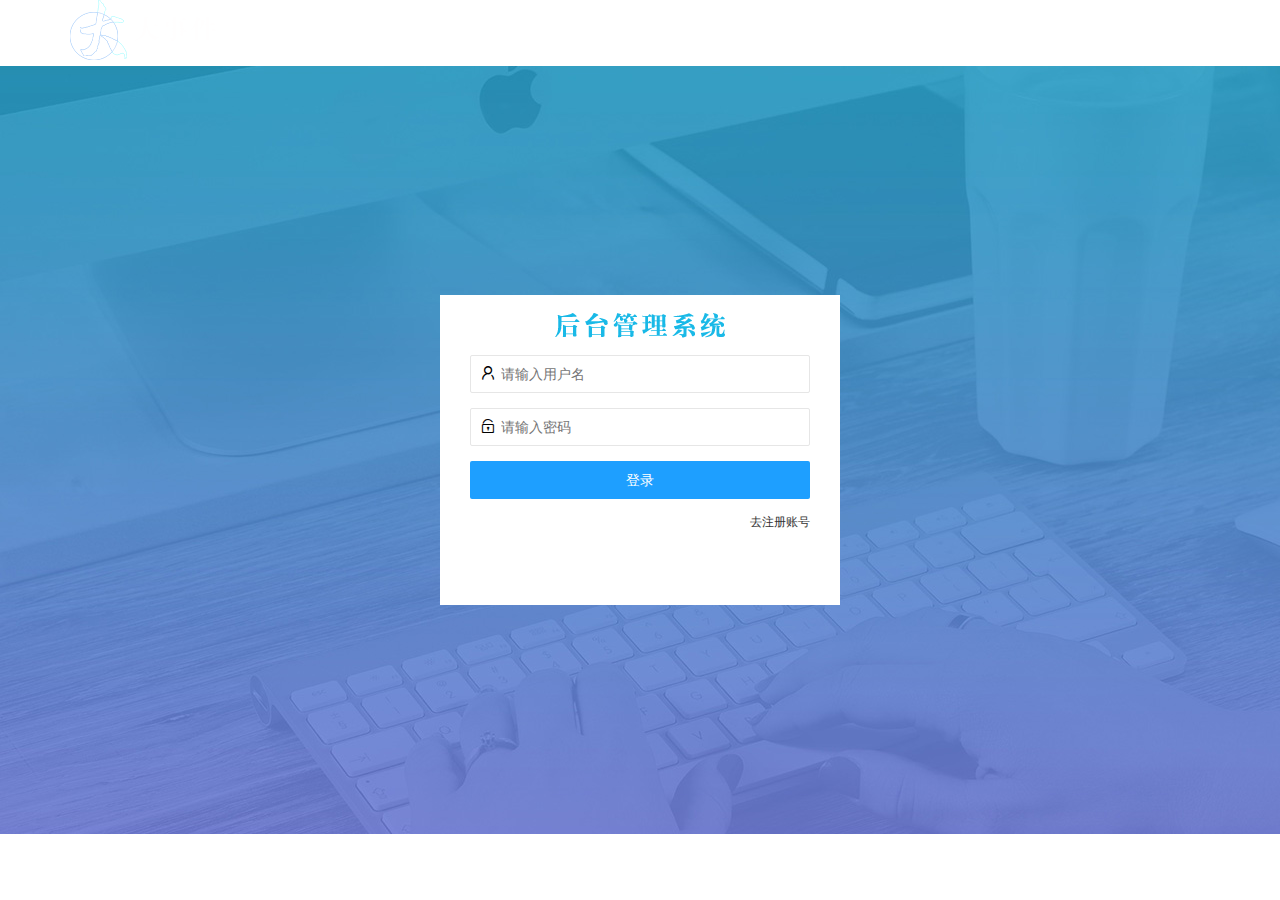
<file: login.html>
<!DOCTYPE html>
<html lang="en">

<head>
    <meta charset="UTF-8">
    <meta http-equiv="X-UA-Compatible" content="IE=edge">
    <meta name="viewport" content="width=device-width, initial-scale=1.0">
    <title>大事件-登录/注册</title>
    <!-- 导入layUI的样式表 -->
    <link rel="stylesheet" href="/assets/lib/layui/css/layui.css">
    <!-- 导入登录界面的样式表 -->
    <link rel="stylesheet" href="assets/css/login.css">

</head>

<body>
    <!-- 头部的logoq区域 -->
    <div class="layui-main">
        <img src="/assets/images/logo.png" alt="">
    </div>
    <!-- 登录注册区域 -->
    <div class="loginAndRegBox">
        <div class="title-box"></div>
        <!-- 登录的div -->
        <div class="login-box">
            <!-- 登录的表单 -->
            <form class="layui-form" action="" id="form_login">
                <!-- 用户名 -->
                <div class="layui-form-item">
                    <i class="layui-icon layui-icon-username"></i>
                    <input type="text" name="username" required lay-verify="required" placeholder="请输入用户名" autocomplete="off" class="layui-input">
                </div>
                <!-- 密码 -->
                <div class="layui-form-item">
                    <i class="layui-icon layui-icon-password"></i>
                    <input type="password" name="password" required lay-verify="required|pwd" placeholder="请输入密码" autocomplete="off" class="layui-input">
                </div>
                <!-- 登录按钮 -->
                <div class="layui-form-item">
                    <!-- 注意：表单提交按钮和普通按钮的区别就是 lay-submit 属性 -->
                    <button class="layui-btn layui-btn-fluid layui-btn layui-btn-normal" lay-submit>登录</button>
                </div>
                <div class="layui-form-item links">
                    <a href="javascript:;" id="link_reg">去注册账号</a>
                </div>

            </form>
        </div>

        <div class="reg-box">
            <!-- 注册的表单 -->
            <form class="layui-form" id="form_reg">
                <!-- 用户名 -->
                <div class="layui-form-item">
                    <i class="layui-icon layui-icon-username"></i>
                    <input type="text" name="username" required lay-verify="required" placeholder="请输入用户名" autocomplete="off" class="layui-input">
                </div>
                <!-- 首次输入密码 -->
                <div class="layui-form-item">
                    <i class="layui-icon layui-icon-password"></i>
                    <input type="password" name="password" required lay-verify="required|pwd" placeholder="请输入密码" autocomplete="off" class="layui-input">
                </div>
                <!-- 再次输入密码 -->
                <div class="layui-form-item">
                    <i class="layui-icon layui-icon-password"></i>
                    <input type="password" name="repassword" required lay-verify="required|repwd" placeholder=" 再次输入密码 " autocomplete="off" class="layui-input ">
                </div>
                <!-- 登录按钮 -->
                <div class="layui-form-item">
                    <!-- 注意：表单提交按钮和普通按钮的区别就是 lay-submit 属性 -->
                    <button class="layui-btn layui-btn-fluid layui-btn layui-btn-normal" lay-submit>注册</button>
                </div>
                <div class="layui-form-item links">
                    <a href="javascript:;" id="link_login">去登录</a>
                </div>
            </form>
        </div>
    </div>
    <!-- 引入layUI的js文件 -->
    <script src="/assets/lib/layui/layui.all.js"></script>
    <!-- 引入juquery.js文件 -->
    <script src="/assets/lib/jquery.js"></script>
    <!-- 导入自己封装的baseAPi.js文件 -->
    <script src="/assets/js/baseAPI.js"></script>
    <!-- 引入login.js文件 -->
    <script src="/assets/js/login.js"></script>


</body>

</html>
</file>
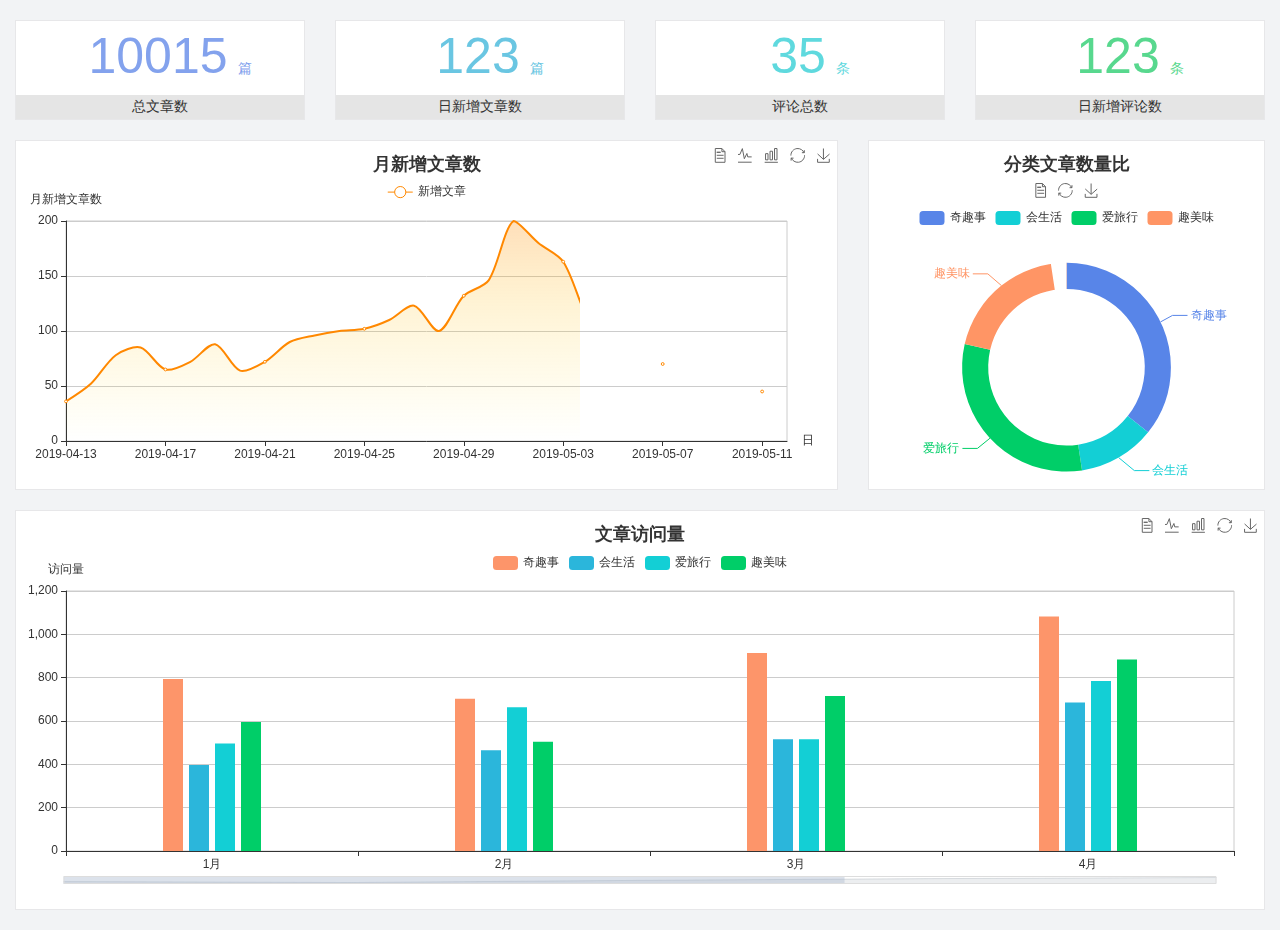
<file: home/dashboard.html>
<!DOCTYPE html>
<html lang="en">

<head>
  <meta charset="UTF-8">
  <meta name="viewport" content="width=device-width, initial-scale=1.0">
  <meta http-equiv="X-UA-Compatible" content="ie=edge">
  <title>图表统计</title>
  <link rel="stylesheet" href="../../assets/lib/bootstrap.css" />
  <link rel="stylesheet" href="../../assets/lib/main.css" />
  <script src="../../assets/lib/jquery.js"></script>
  <script type="text/javascript" src="../../assets/lib/echarts.min.js"></script>
</head>

<body>
  <div class="container-fluid">
    <div class="row spannel_list">
      <div class="col-sm-3 col-xs-6">
        <div class="spannel">
          <em>10015</em><span>篇</span>
          <b>总文章数</b>
        </div>
      </div>
      <div class="col-sm-3 col-xs-6">
        <div class="spannel scolor01">
          <em>123</em><span>篇</span>
          <b>日新增文章数</b>
        </div>
      </div>
      <div class="col-sm-3 col-xs-6">
        <div class="spannel scolor02">
          <em>35</em><span>条</span>
          <b>评论总数</b>
        </div>
      </div>
      <div class="col-sm-3 col-xs-6">
        <div class="spannel scolor03">
          <em>123</em><span>条</span>
          <b>日新增评论数</b>
        </div>
      </div>
    </div>
  </div>

  <div class="container-fluid">
    <div class="row curve-pie">
      <div class="col-lg-8 col-md-8">
        <div class="gragh_pannel" id="curve_show"></div>
      </div>
      <div class="col-lg-4 col-md-4">
        <div class="gragh_pannel" id="pie_show"></div>
      </div>
    </div>
  </div>

  <div class="container-fluid">
    <div class="column_pannel" id="column_show"></div>
  </div>

  <script>
    var oChart = echarts.init(document.getElementById('curve_show'));
    var aList_all = [
      { 'count': 36, 'date': '2019-04-13' },
      { 'count': 52, 'date': '2019-04-14' },
      { 'count': 78, 'date': '2019-04-15' },
      { 'count': 85, 'date': '2019-04-16' },
      { 'count': 65, 'date': '2019-04-17' },
      { 'count': 72, 'date': '2019-04-18' },
      { 'count': 88, 'date': '2019-04-19' },
      { 'count': 64, 'date': '2019-04-20' },
      { 'count': 72, 'date': '2019-04-21' },
      { 'count': 90, 'date': '2019-04-22' },
      { 'count': 96, 'date': '2019-04-23' },
      { 'count': 100, 'date': '2019-04-24' },
      { 'count': 102, 'date': '2019-04-25' },
      { 'count': 110, 'date': '2019-04-26' },
      { 'count': 123, 'date': '2019-04-27' },
      { 'count': 100, 'date': '2019-04-28' },
      { 'count': 132, 'date': '2019-04-29' },
      { 'count': 146, 'date': '2019-04-30' },
      { 'count': 200, 'date': '2019-05-01' },
      { 'count': 180, 'date': '2019-05-02' },
      { 'count': 163, 'date': '2019-05-03' },
      { 'count': 110, 'date': '2019-05-04' },
      { 'count': 80, 'date': '2019-05-05' },
      { 'count': 82, 'date': '2019-05-06' },
      { 'count': 70, 'date': '2019-05-07' },
      { 'count': 65, 'date': '2019-05-08' },
      { 'count': 54, 'date': '2019-05-09' },
      { 'count': 40, 'date': '2019-05-10' },
      { 'count': 45, 'date': '2019-05-11' },
      { 'count': 38, 'date': '2019-05-12' },
    ];

    let aCount = [];
    let aDate = [];

    for (var i = 0; i < aList_all.length; i++) {
      aCount.push(aList_all[i].count);
      aDate.push(aList_all[i].date);
    }

    var chartopt = {
      title: {
        text: '月新增文章数',
        left: 'center',
        top: '10'
      },
      tooltip: {
        trigger: 'axis'
      },
      legend: {
        data: ['新增文章'],
        top: '40'
      },
      toolbox: {
        show: true,
        feature: {
          mark: { show: true },
          dataView: { show: true, readOnly: false },
          magicType: { show: true, type: ['line', 'bar'] },
          restore: { show: true },
          saveAsImage: { show: true }
        }
      },
      calculable: true,
      xAxis: [
        {
          name: '日',
          type: 'category',
          boundaryGap: false,
          data: aDate
        }
      ],
      yAxis: [
        {
          name: '月新增文章数',
          type: 'value'
        }
      ],
      series: [
        {
          name: '新增文章',
          type: 'line',
          smooth: true,
          itemStyle: { normal: { areaStyle: { type: 'default' }, color: '#f80' }, lineStyle: { color: '#f80' } },
          data: aCount
        }],
      areaStyle: {
        normal: {
          color: new echarts.graphic.LinearGradient(0, 0, 0, 1, [{
            offset: 0,
            color: 'rgba(255,136,0,0.39)'
          }, {
            offset: .34,
            color: 'rgba(255,180,0,0.25)'
          }, {
            offset: 1,
            color: 'rgba(255,222,0,0.00)'
          }])

        }
      },
      grid: {
        show: true,
        x: 50,
        x2: 50,
        y: 80,
        height: 220
      }
    };

    oChart.setOption(chartopt);


    var oPie = echarts.init(document.getElementById('pie_show'));
    var oPieopt =
    {
      title: {
        top: 10,
        text: '分类文章数量比',
        x: 'center'
      },
      tooltip: {
        trigger: 'item',
        formatter: "{a} <br/>{b} : {c} ({d}%)"
      },
      color: ['#5885e8', '#13cfd5', '#00ce68', '#ff9565'],
      legend: {
        x: 'center',
        top: 65,
        data: ['奇趣事', '会生活', '爱旅行', '趣美味']
      },
      toolbox: {
        show: true,
        x: 'center',
        top: 35,
        feature: {
          mark: { show: true },
          dataView: { show: true, readOnly: false },
          magicType: {
            show: true,
            type: ['pie', 'funnel'],
            option: {
              funnel: {
                x: '25%',
                width: '50%',
                funnelAlign: 'left',
                max: 1548
              }
            }
          },
          restore: { show: true },
          saveAsImage: { show: true }
        }
      },
      calculable: true,
      series: [
        {
          name: '访问来源',
          type: 'pie',
          radius: ['45%', '60%'],
          center: ['50%', '65%'],
          data: [
            { value: 300, name: '奇趣事' },
            { value: 100, name: '会生活' },
            { value: 260, name: '爱旅行' },
            { value: 180, name: '趣美味' }
          ]
        }
      ]
    };
    oPie.setOption(oPieopt);



    var oColumn = this.echarts.init(document.getElementById('column_show'));
    var oColumnopt =
    {
      title: {
        text: '文章访问量',
        left: 'center',
        top: '10'
      },
      tooltip: {
        trigger: 'axis'
      },
      legend: {
        data: ['奇趣事', '会生活', '爱旅行', '趣美味'],
        top: '40'
      },
      toolbox: {
        show: true,
        feature: {
          mark: { show: true },
          dataView: { show: true, readOnly: false },
          magicType: { show: true, type: ['line', 'bar'] },
          restore: { show: true },
          saveAsImage: { show: true }
        }
      },
      calculable: true,
      xAxis: [
        {
          type: 'category',
          data: ['1月', '2月', '3月', '4月', '5月']
        }
      ],
      yAxis: [
        {
          name: '访问量',
          type: 'value'
        }
      ],
      series: [
        {
          name: '奇趣事',
          type: 'bar',
          barWidth: 20,
          itemStyle: {
            normal: { areaStyle: { type: 'default' }, color: '#fd956a' }
          },
          data: [800, 708, 920, 1090, 1200]
        },
        {
          name: '会生活',
          type: 'bar',
          barWidth: 20,
          itemStyle: {
            normal: { areaStyle: { type: 'default' }, color: '#2bb6db' }
          },
          data: [400, 468, 520, 690, 800]
        },
        {
          name: '爱旅行',
          type: 'bar',
          barWidth: 20,
          itemStyle: {
            normal: { areaStyle: { type: 'default' }, color: '#13cfd5' }
          },
          data: [500, 668, 520, 790, 900]
        },
        {
          name: '趣美味',
          type: 'bar',
          barWidth: 20,
          itemStyle: {
            normal: { areaStyle: { type: 'default' }, color: '#00ce68' }
          },
          data: [600, 508, 720, 890, 1000]
        }
      ],
      grid: {
        show: true,
        x: 50,
        x2: 30,
        y: 80,
        height: 260
      },
      dataZoom: [//给x轴设置滚动条
        {
          start: 0,//默认为0
          end: 100 - 1000 / 31,//默认为100
          type: 'slider',
          show: true,
          xAxisIndex: [0],
          handleSize: 0,//滑动条的 左右2个滑动条的大小
          height: 8,//组件高度
          left: 45, //左边的距离
          right: 50,//右边的距离
          bottom: 26,//右边的距离
          handleColor: '#ddd',//h滑动图标的颜色
          handleStyle: {
            borderColor: "#cacaca",
            borderWidth: "1",
            shadowBlur: 2,
            background: "#ddd",
            shadowColor: "#ddd",
          }
        }]
    };
    oColumn.setOption(oColumnopt);
  </script>
</body>

</html>
</file>
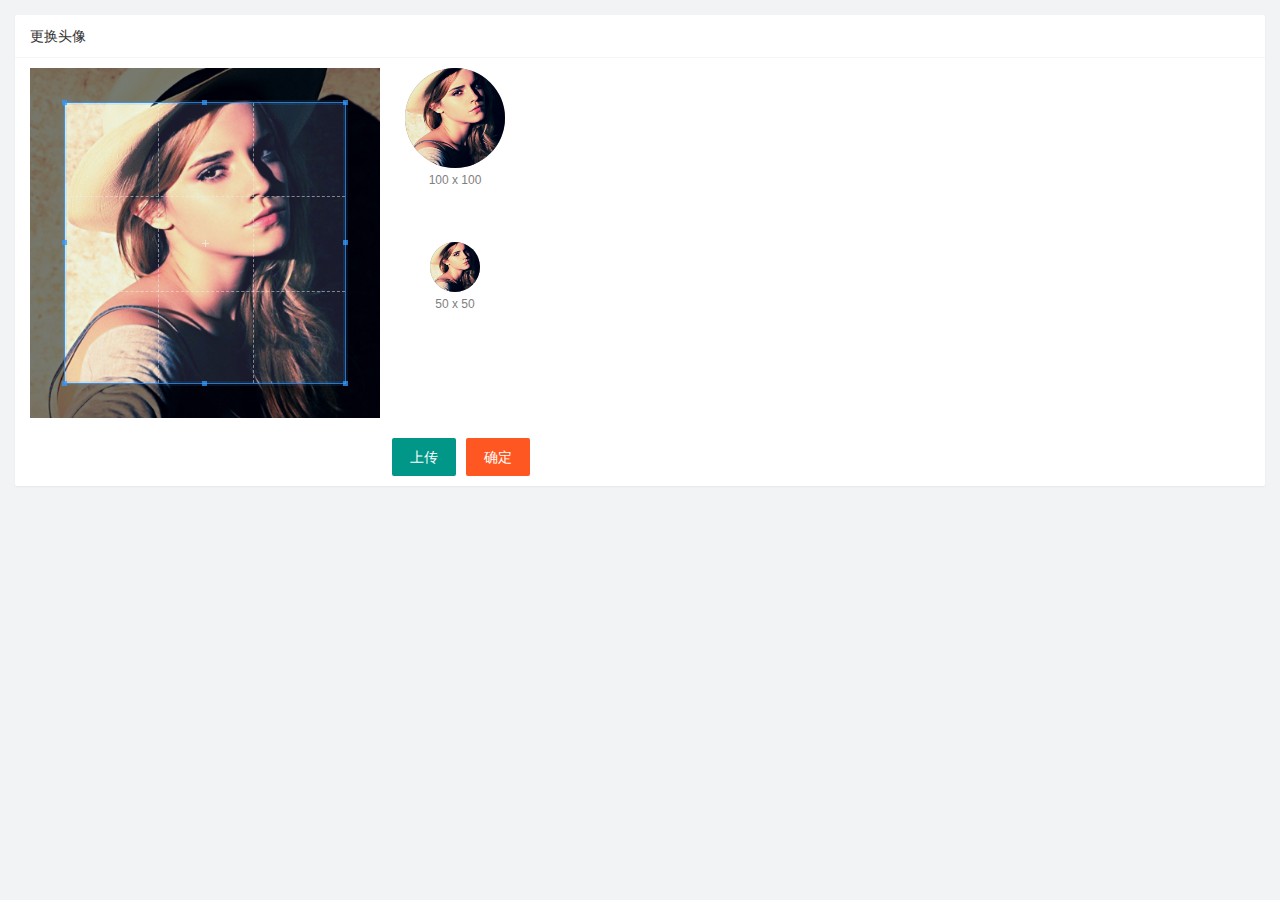
<file: user/user_avatar.html>
<!DOCTYPE html>
<html lang="en">

<head>
    <meta charset="UTF-8">
    <meta http-equiv="X-UA-Compatible" content="IE=edge">
    <meta name="viewport" content="width=device-width, initial-scale=1.0">
    <title>Document</title>
    <link rel="stylesheet" href="/assets/lib/layui/css/layui.css">
    <link rel="stylesheet" href="/assets/lib/cropper/cropper.css" />

    <link rel="stylesheet" href="/assets/css//user/user_avatar.css">

</head>

<body>
    <div class="layui-card">
        <div class="layui-card-header">更换头像</div>
        <div class="layui-card-body">
            <!-- 第一行的图片裁剪和预览区域 -->
            <div class="row1">
                <!-- 图片裁剪区域 -->
                <div class="cropper-box">
                    <!-- 这个 img 标签很重要，将来会把它初始化为裁剪区域 -->
                    <img id="image" src="/assets/images/sample.jpg" />
                </div>
                <!-- 图片的预览区域 -->
                <div class="preview-box">
                    <div>
                        <!-- 宽高为 100px 的预览区域 -->
                        <div class="img-preview w100"></div>
                        <p class="size">100 x 100</p>
                    </div>
                    <div>
                        <!-- 宽高为 50px 的预览区域 -->
                        <div class="img-preview w50"></div>
                        <p class="size">50 x 50</p>
                    </div>
                </div>
            </div>
            <!-- 第二行的按钮区域 -->
            <div class="row2">
                <input type="file" id="file" accept="image/png,image/jpeg" />
                <button type="button" class="layui-btn" id="btnChooseImage">上传</button>
                <button type="button" class="layui-btn layui-btn-danger" id="btnUpload">确定</button>
            </div>

        </div>
    </div>
    <script src="/assets/lib/layui/layui.all.js"></script>
    <script src="/assets/lib/jquery.js"></script>
    <script src="/assets/lib/cropper/Cropper.js"></script>
    <script src="/assets/lib/cropper/jquery-cropper.js"></script>
    <script src="/assets/js/baseAPI.js"></script>
    <script src="/assets/js/user/user_avatar.js"></script>
</body>

</html>
</file>
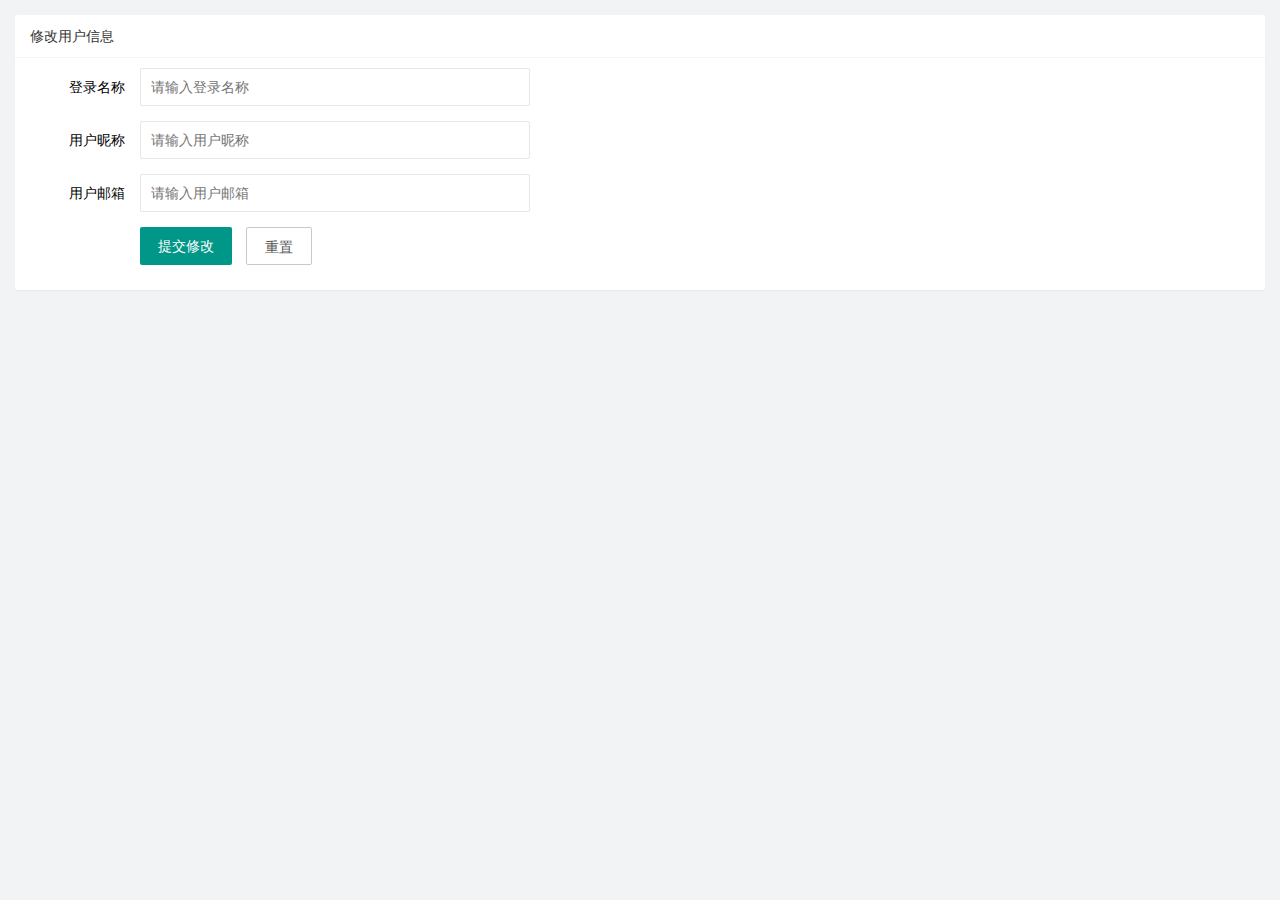
<file: user/user_info.html>
<!DOCTYPE html>
<html lang="en">

<head>
    <meta charset="UTF-8">
    <meta http-equiv="X-UA-Compatible" content="IE=edge">
    <meta name="viewport" content="width=device-width, initial-scale=1.0">
    <title>Document</title>
    <!-- 导入layui的样式文件 -->
    <link rel="stylesheet" href="/assets/lib/layui/css/layui.css">
    <!-- 导入自己的user_info.css样式表 -->
    <link rel="stylesheet" href="/assets/css/user/user_info.css">
</head>

<body>
    <div class="layui-card">
        <div class="layui-card-header">修改用户信息</div>
        <div class="layui-card-body">
            <form class="layui-form" lay-filter="formUserInfo">
                <!-- 这是隐藏域 -->
                <input type="hidden" name="id">
                <div class="layui-form-item">
                    <label class="layui-form-label">登录名称</label>
                    <div class="layui-input-block">
                        <input type="text" name="username" required lay-verify="required" placeholder="请输入登录名称" autocomplete="off" class="layui-input" readonly>
                    </div>
                </div>
                <div class="layui-form-item">
                    <label class="layui-form-label">用户昵称</label>
                    <div class="layui-input-block">
                        <input type="text" name="nickname" required lay-verify="required|nickname" placeholder="请输入用户昵称" autocomplete="off" class="layui-input">
                    </div>
                </div>
                <div class="layui-form-item">
                    <label class="layui-form-label">用户邮箱</label>
                    <div class="layui-input-block">
                        <input type="email" name="email" required lay-verify="required|email" placeholder="请输入用户邮箱" autocomplete="off" class="layui-input">
                    </div>
                </div>
                <div class="layui-form-item">
                    <div class="layui-input-block">
                        <button class="layui-btn" lay-submit lay-filter="formDemo">提交修改</button>
                        <button type="reset" class="layui-btn layui-btn-primary" id="btnReset">重置</button>
                    </div>
                </div>
            </form>
        </div>
    </div>
    <!-- 导入layui的js -->
    <script src="/assets/lib/layui/layui.all.js"></script>
    <!-- 导入jquery -->
    <script src="/assets/lib/jquery.js"></script>
    <!-- 导入baseAPI.js文件 -->
    <script src="/assets/js/baseAPI.js"></script>
    <!-- 导入自己的js文件 -->
    <script src="/assets/js/user/user_info.js"></script>
</body>

</html>
</file>
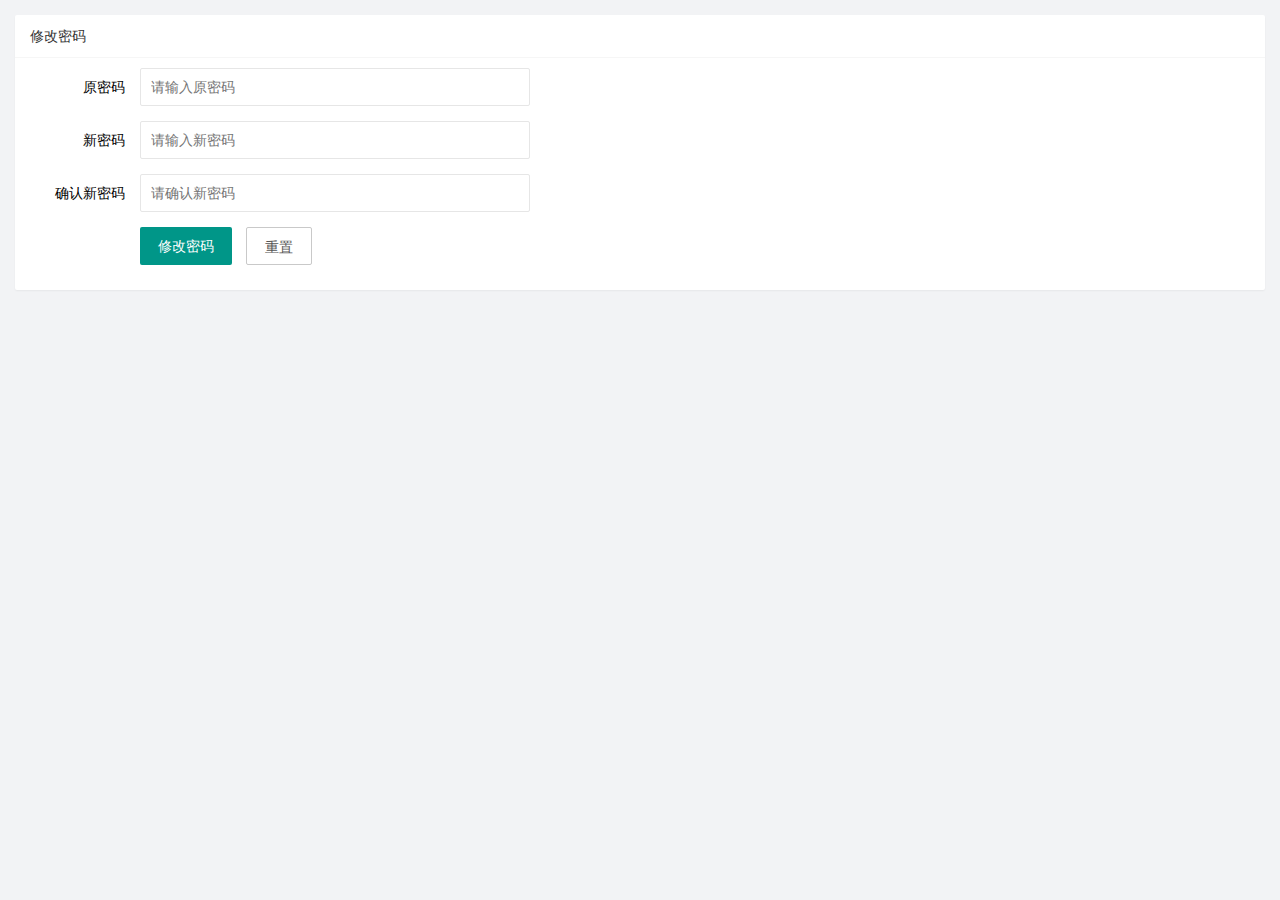
<file: user/user_pwd.html>
<!DOCTYPE html>
<html lang="en">

<head>
    <meta charset="UTF-8">
    <meta http-equiv="X-UA-Compatible" content="IE=edge">
    <meta name="viewport" content="width=device-width, initial-scale=1.0">
    <title>Document</title>
    <link rel="stylesheet" href="/assets/lib/layui/css/layui.css">
    <link rel="stylesheet" href="/assets/css/user/user_pwd.css">
</head>

<body>
    <!-- 卡片区域 -->
    <div class="layui-card">
        <div class="layui-card-header">修改密码</div>
        <div class="layui-card-body">
            <form class="layui-form" lay-filter="formUserInfo">
                <!-- 这是隐藏域 -->
                <div class="layui-form-item">
                    <label class="layui-form-label">原密码</label>
                    <div class="layui-input-block">
                        <input type="password" name="oldPwd" required lay-verify="required|pass" placeholder="请输入原密码" autocomplete="off" class="layui-input">
                    </div>
                </div>
                <div class="layui-form-item">
                    <label class="layui-form-label">新密码</label>
                    <div class="layui-input-block">
                        <input type="password" name="newPwd" required lay-verify="required|pass|samepwd" placeholder="请输入新密码" autocomplete="off" class="layui-input">
                    </div>
                </div>
                <div class="layui-form-item">
                    <label class="layui-form-label">确认新密码</label>
                    <div class="layui-input-block">
                        <input type="password" name="rePwd" required lay-verify="required|pass|repwd" placeholder="请确认新密码" autocomplete="off" class="layui-input">
                    </div>
                </div>
                <div class="layui-form-item">
                    <div class="layui-input-block">
                        <button class="layui-btn" lay-submit lay-filter="formDemo">修改密码</button>
                        <button type="reset" class="layui-btn layui-btn-primary" id="btnReset">重置</button>
                    </div>
                </div>
            </form>
        </div>
    </div>
    <script src="/assets/lib/layui/layui.all.js"></script>
    <script src="/assets/lib/jquery.js"></script>
    <script src="/assets/js/baseAPI.js"></script>
    <script src="/assets/js/user/user_pwd.js"></script>
</body>

</html>
</file>
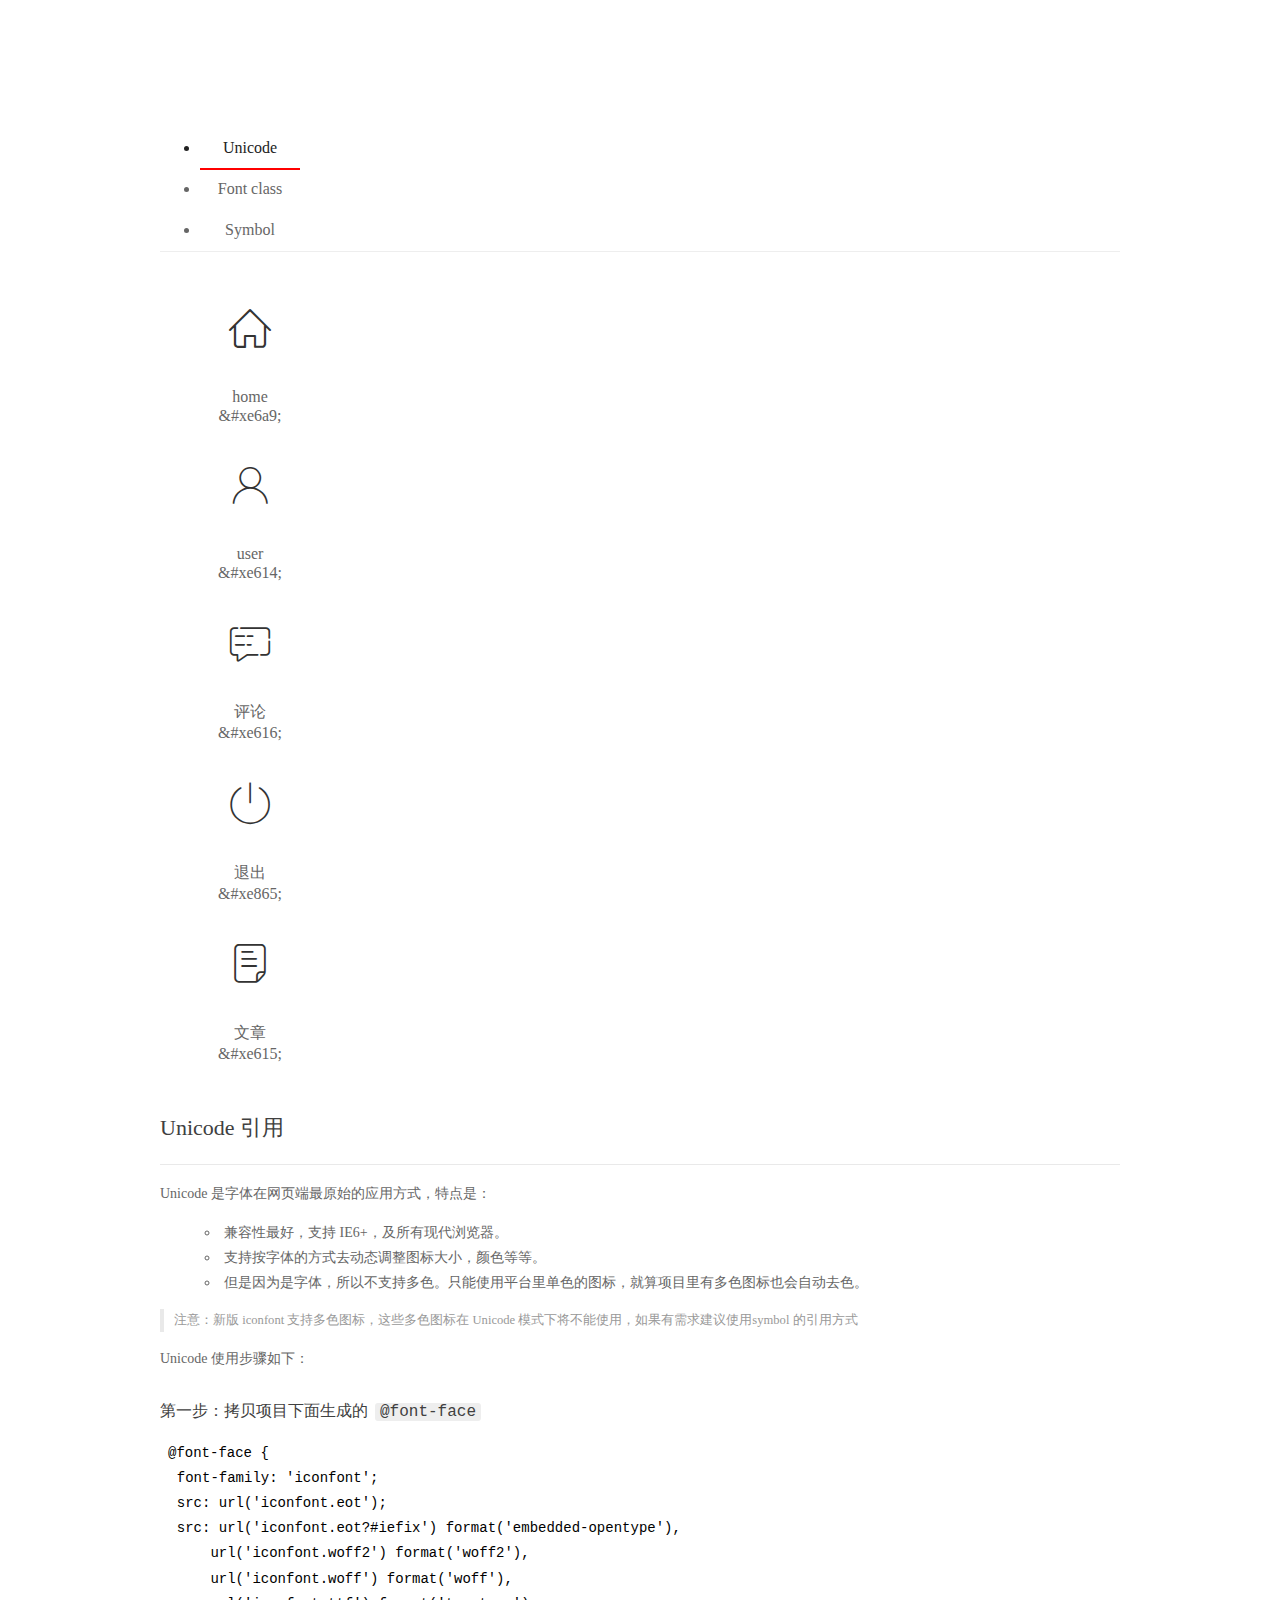
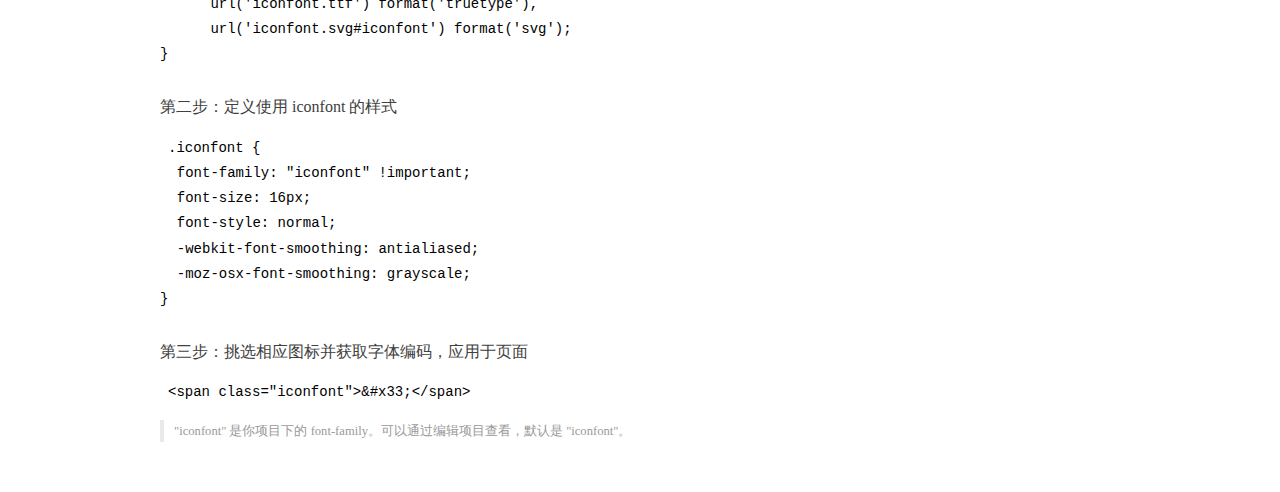
<file: assets/fonts/demo_index.html>
<!DOCTYPE html>
<html>
<head>
  <meta charset="utf-8"/>
  <title>IconFont Demo</title>
  <link rel="shortcut icon" href="https://gtms04.alicdn.com/tps/i4/TB1_oz6GVXXXXaFXpXXJDFnIXXX-64-64.ico" type="image/x-icon"/>
  <link rel="stylesheet" href="https://g.alicdn.com/thx/cube/1.3.2/cube.min.css">
  <link rel="stylesheet" href="demo.css">
  <link rel="stylesheet" href="iconfont.css">
  <script src="iconfont.js"></script>
  <!-- jQuery -->
  <script src="https://a1.alicdn.com/oss/uploads/2018/12/26/7bfddb60-08e8-11e9-9b04-53e73bb6408b.js"></script>
  <!-- 代码高亮 -->
  <script src="https://a1.alicdn.com/oss/uploads/2018/12/26/a3f714d0-08e6-11e9-8a15-ebf944d7534c.js"></script>
</head>
<body>
  <div class="main">
    <h1 class="logo"><a href="https://www.iconfont.cn/" title="iconfont 首页" target="_blank">&#xe86b;</a></h1>
    <div class="nav-tabs">
      <ul id="tabs" class="dib-box">
        <li class="dib active"><span>Unicode</span></li>
        <li class="dib"><span>Font class</span></li>
        <li class="dib"><span>Symbol</span></li>
      </ul>
      
    </div>
    <div class="tab-container">
      <div class="content unicode" style="display: block;">
          <ul class="icon_lists dib-box">
          
            <li class="dib">
              <span class="icon iconfont">&#xe6a9;</span>
                <div class="name">home</div>
                <div class="code-name">&amp;#xe6a9;</div>
              </li>
          
            <li class="dib">
              <span class="icon iconfont">&#xe614;</span>
                <div class="name">user</div>
                <div class="code-name">&amp;#xe614;</div>
              </li>
          
            <li class="dib">
              <span class="icon iconfont">&#xe616;</span>
                <div class="name">评论</div>
                <div class="code-name">&amp;#xe616;</div>
              </li>
          
            <li class="dib">
              <span class="icon iconfont">&#xe865;</span>
                <div class="name">退出</div>
                <div class="code-name">&amp;#xe865;</div>
              </li>
          
            <li class="dib">
              <span class="icon iconfont">&#xe615;</span>
                <div class="name">文章</div>
                <div class="code-name">&amp;#xe615;</div>
              </li>
          
          </ul>
          <div class="article markdown">
          <h2 id="unicode-">Unicode 引用</h2>
          <hr>

          <p>Unicode 是字体在网页端最原始的应用方式，特点是：</p>
          <ul>
            <li>兼容性最好，支持 IE6+，及所有现代浏览器。</li>
            <li>支持按字体的方式去动态调整图标大小，颜色等等。</li>
            <li>但是因为是字体，所以不支持多色。只能使用平台里单色的图标，就算项目里有多色图标也会自动去色。</li>
          </ul>
          <blockquote>
            <p>注意：新版 iconfont 支持多色图标，这些多色图标在 Unicode 模式下将不能使用，如果有需求建议使用symbol 的引用方式</p>
          </blockquote>
          <p>Unicode 使用步骤如下：</p>
          <h3 id="-font-face">第一步：拷贝项目下面生成的 <code>@font-face</code></h3>
<pre><code class="language-css"
>@font-face {
  font-family: 'iconfont';
  src: url('iconfont.eot');
  src: url('iconfont.eot?#iefix') format('embedded-opentype'),
      url('iconfont.woff2') format('woff2'),
      url('iconfont.woff') format('woff'),
      url('iconfont.ttf') format('truetype'),
      url('iconfont.svg#iconfont') format('svg');
}
</code></pre>
          <h3 id="-iconfont-">第二步：定义使用 iconfont 的样式</h3>
<pre><code class="language-css"
>.iconfont {
  font-family: "iconfont" !important;
  font-size: 16px;
  font-style: normal;
  -webkit-font-smoothing: antialiased;
  -moz-osx-font-smoothing: grayscale;
}
</code></pre>
          <h3 id="-">第三步：挑选相应图标并获取字体编码，应用于页面</h3>
<pre>
<code class="language-html"
>&lt;span class="iconfont"&gt;&amp;#x33;&lt;/span&gt;
</code></pre>
          <blockquote>
            <p>"iconfont" 是你项目下的 font-family。可以通过编辑项目查看，默认是 "iconfont"。</p>
          </blockquote>
          </div>
      </div>
      <div class="content font-class">
        <ul class="icon_lists dib-box">
          
          <li class="dib">
            <span class="icon iconfont icon-home"></span>
            <div class="name">
              home
            </div>
            <div class="code-name">.icon-home
            </div>
          </li>
          
          <li class="dib">
            <span class="icon iconfont icon-user"></span>
            <div class="name">
              user
            </div>
            <div class="code-name">.icon-user
            </div>
          </li>
          
          <li class="dib">
            <span class="icon iconfont icon-pinglun"></span>
            <div class="name">
              评论
            </div>
            <div class="code-name">.icon-pinglun
            </div>
          </li>
          
          <li class="dib">
            <span class="icon iconfont icon-tuichu"></span>
            <div class="name">
              退出
            </div>
            <div class="code-name">.icon-tuichu
            </div>
          </li>
          
          <li class="dib">
            <span class="icon iconfont icon-16"></span>
            <div class="name">
              文章
            </div>
            <div class="code-name">.icon-16
            </div>
          </li>
          
        </ul>
        <div class="article markdown">
        <h2 id="font-class-">font-class 引用</h2>
        <hr>

        <p>font-class 是 Unicode 使用方式的一种变种，主要是解决 Unicode 书写不直观，语意不明确的问题。</p>
        <p>与 Unicode 使用方式相比，具有如下特点：</p>
        <ul>
          <li>兼容性良好，支持 IE8+，及所有现代浏览器。</li>
          <li>相比于 Unicode 语意明确，书写更直观。可以很容易分辨这个 icon 是什么。</li>
          <li>因为使用 class 来定义图标，所以当要替换图标时，只需要修改 class 里面的 Unicode 引用。</li>
          <li>不过因为本质上还是使用的字体，所以多色图标还是不支持的。</li>
        </ul>
        <p>使用步骤如下：</p>
        <h3 id="-fontclass-">第一步：引入项目下面生成的 fontclass 代码：</h3>
<pre><code class="language-html">&lt;link rel="stylesheet" href="./iconfont.css"&gt;
</code></pre>
        <h3 id="-">第二步：挑选相应图标并获取类名，应用于页面：</h3>
<pre><code class="language-html">&lt;span class="iconfont icon-xxx"&gt;&lt;/span&gt;
</code></pre>
        <blockquote>
          <p>"
            iconfont" 是你项目下的 font-family。可以通过编辑项目查看，默认是 "iconfont"。</p>
        </blockquote>
      </div>
      </div>
      <div class="content symbol">
          <ul class="icon_lists dib-box">
          
            <li class="dib">
                <svg class="icon svg-icon" aria-hidden="true">
                  <use xlink:href="#icon-home"></use>
                </svg>
                <div class="name">home</div>
                <div class="code-name">#icon-home</div>
            </li>
          
            <li class="dib">
                <svg class="icon svg-icon" aria-hidden="true">
                  <use xlink:href="#icon-user"></use>
                </svg>
                <div class="name">user</div>
                <div class="code-name">#icon-user</div>
            </li>
          
            <li class="dib">
                <svg class="icon svg-icon" aria-hidden="true">
                  <use xlink:href="#icon-pinglun"></use>
                </svg>
                <div class="name">评论</div>
                <div class="code-name">#icon-pinglun</div>
            </li>
          
            <li class="dib">
                <svg class="icon svg-icon" aria-hidden="true">
                  <use xlink:href="#icon-tuichu"></use>
                </svg>
                <div class="name">退出</div>
                <div class="code-name">#icon-tuichu</div>
            </li>
          
            <li class="dib">
                <svg class="icon svg-icon" aria-hidden="true">
                  <use xlink:href="#icon-16"></use>
                </svg>
                <div class="name">文章</div>
                <div class="code-name">#icon-16</div>
            </li>
          
          </ul>
          <div class="article markdown">
          <h2 id="symbol-">Symbol 引用</h2>
          <hr>

          <p>这是一种全新的使用方式，应该说这才是未来的主流，也是平台目前推荐的用法。相关介绍可以参考这篇<a href="">文章</a>
            这种用法其实是做了一个 SVG 的集合，与另外两种相比具有如下特点：</p>
          <ul>
            <li>支持多色图标了，不再受单色限制。</li>
            <li>通过一些技巧，支持像字体那样，通过 <code>font-size</code>, <code>color</code> 来调整样式。</li>
            <li>兼容性较差，支持 IE9+，及现代浏览器。</li>
            <li>浏览器渲染 SVG 的性能一般，还不如 png。</li>
          </ul>
          <p>使用步骤如下：</p>
          <h3 id="-symbol-">第一步：引入项目下面生成的 symbol 代码：</h3>
<pre><code class="language-html">&lt;script src="./iconfont.js"&gt;&lt;/script&gt;
</code></pre>
          <h3 id="-css-">第二步：加入通用 CSS 代码（引入一次就行）：</h3>
<pre><code class="language-html">&lt;style&gt;
.icon {
  width: 1em;
  height: 1em;
  vertical-align: -0.15em;
  fill: currentColor;
  overflow: hidden;
}
&lt;/style&gt;
</code></pre>
          <h3 id="-">第三步：挑选相应图标并获取类名，应用于页面：</h3>
<pre><code class="language-html">&lt;svg class="icon" aria-hidden="true"&gt;
  &lt;use xlink:href="#icon-xxx"&gt;&lt;/use&gt;
&lt;/svg&gt;
</code></pre>
          </div>
      </div>

    </div>
  </div>
  <script>
  $(document).ready(function () {
      $('.tab-container .content:first').show()

      $('#tabs li').click(function (e) {
        var tabContent = $('.tab-container .content')
        var index = $(this).index()

        if ($(this).hasClass('active')) {
          return
        } else {
          $('#tabs li').removeClass('active')
          $(this).addClass('active')

          tabContent.hide().eq(index).fadeIn()
        }
      })
    })
  </script>
</body>
</html>
</file>
<file: assets/lib/layui/css/layui.css>
/** layui-v2.5.5 MIT License By https://www.layui.com */
 .layui-inline,img{display:inline-block;vertical-align:middle}h1,h2,h3,h4,h5,h6{font-weight:400}.layui-edge,.layui-header,.layui-inline,.layui-main{position:relative}.layui-body,.layui-edge,.layui-elip{overflow:hidden}.layui-btn,.layui-edge,.layui-inline,img{vertical-align:middle}.layui-btn,.layui-disabled,.layui-icon,.layui-unselect{-moz-user-select:none;-webkit-user-select:none;-ms-user-select:none}.layui-elip,.layui-form-checkbox span,.layui-form-pane .layui-form-label{text-overflow:ellipsis;white-space:nowrap}.layui-breadcrumb,.layui-tree-btnGroup{visibility:hidden}blockquote,body,button,dd,div,dl,dt,form,h1,h2,h3,h4,h5,h6,input,li,ol,p,pre,td,textarea,th,ul{margin:0;padding:0;-webkit-tap-highlight-color:rgba(0,0,0,0)}a:active,a:hover{outline:0}img{border:none}li{list-style:none}table{border-collapse:collapse;border-spacing:0}h4,h5,h6{font-size:100%}button,input,optgroup,option,select,textarea{font-family:inherit;font-size:inherit;font-style:inherit;font-weight:inherit;outline:0}pre{white-space:pre-wrap;white-space:-moz-pre-wrap;white-space:-pre-wrap;white-space:-o-pre-wrap;word-wrap:break-word}body{line-height:24px;font:14px Helvetica Neue,Helvetica,PingFang SC,Tahoma,Arial,sans-serif}hr{height:1px;margin:10px 0;border:0;clear:both}a{color:#333;text-decoration:none}a:hover{color:#777}a cite{font-style:normal;*cursor:pointer}.layui-border-box,.layui-border-box *{box-sizing:border-box}.layui-box,.layui-box *{box-sizing:content-box}.layui-clear{clear:both;*zoom:1}.layui-clear:after{content:'\20';clear:both;*zoom:1;display:block;height:0}.layui-inline{*display:inline;*zoom:1}.layui-edge{display:inline-block;width:0;height:0;border-width:6px;border-style:dashed;border-color:transparent}.layui-edge-top{top:-4px;border-bottom-color:#999;border-bottom-style:solid}.layui-edge-right{border-left-color:#999;border-left-style:solid}.layui-edge-bottom{top:2px;border-top-color:#999;border-top-style:solid}.layui-edge-left{border-right-color:#999;border-right-style:solid}.layui-disabled,.layui-disabled:hover{color:#d2d2d2!important;cursor:not-allowed!important}.layui-circle{border-radius:100%}.layui-show{display:block!important}.layui-hide{display:none!important}@font-face{font-family:layui-icon;src:url(../font/iconfont.eot?v=250);src:url(../font/iconfont.eot?v=250#iefix) format('embedded-opentype'),url(../font/iconfont.woff2?v=250) format('woff2'),url(../font/iconfont.woff?v=250) format('woff'),url(../font/iconfont.ttf?v=250) format('truetype'),url(../font/iconfont.svg?v=250#layui-icon) format('svg')}.layui-icon{font-family:layui-icon!important;font-size:16px;font-style:normal;-webkit-font-smoothing:antialiased;-moz-osx-font-smoothing:grayscale}.layui-icon-reply-fill:before{content:"\e611"}.layui-icon-set-fill:before{content:"\e614"}.layui-icon-menu-fill:before{content:"\e60f"}.layui-icon-search:before{content:"\e615"}.layui-icon-share:before{content:"\e641"}.layui-icon-set-sm:before{content:"\e620"}.layui-icon-engine:before{content:"\e628"}.layui-icon-close:before{content:"\1006"}.layui-icon-close-fill:before{content:"\1007"}.layui-icon-chart-screen:before{content:"\e629"}.layui-icon-star:before{content:"\e600"}.layui-icon-circle-dot:before{content:"\e617"}.layui-icon-chat:before{content:"\e606"}.layui-icon-release:before{content:"\e609"}.layui-icon-list:before{content:"\e60a"}.layui-icon-chart:before{content:"\e62c"}.layui-icon-ok-circle:before{content:"\1005"}.layui-icon-layim-theme:before{content:"\e61b"}.layui-icon-table:before{content:"\e62d"}.layui-icon-right:before{content:"\e602"}.layui-icon-left:before{content:"\e603"}.layui-icon-cart-simple:before{content:"\e698"}.layui-icon-face-cry:before{content:"\e69c"}.layui-icon-face-smile:before{content:"\e6af"}.layui-icon-survey:before{content:"\e6b2"}.layui-icon-tree:before{content:"\e62e"}.layui-icon-upload-circle:before{content:"\e62f"}.layui-icon-add-circle:before{content:"\e61f"}.layui-icon-download-circle:before{content:"\e601"}.layui-icon-templeate-1:before{content:"\e630"}.layui-icon-util:before{content:"\e631"}.layui-icon-face-surprised:before{content:"\e664"}.layui-icon-edit:before{content:"\e642"}.layui-icon-speaker:before{content:"\e645"}.layui-icon-down:before{content:"\e61a"}.layui-icon-file:before{content:"\e621"}.layui-icon-layouts:before{content:"\e632"}.layui-icon-rate-half:before{content:"\e6c9"}.layui-icon-add-circle-fine:before{content:"\e608"}.layui-icon-prev-circle:before{content:"\e633"}.layui-icon-read:before{content:"\e705"}.layui-icon-404:before{content:"\e61c"}.layui-icon-carousel:before{content:"\e634"}.layui-icon-help:before{content:"\e607"}.layui-icon-code-circle:before{content:"\e635"}.layui-icon-water:before{content:"\e636"}.layui-icon-username:before{content:"\e66f"}.layui-icon-find-fill:before{content:"\e670"}.layui-icon-about:before{content:"\e60b"}.layui-icon-location:before{content:"\e715"}.layui-icon-up:before{content:"\e619"}.layui-icon-pause:before{content:"\e651"}.layui-icon-date:before{content:"\e637"}.layui-icon-layim-uploadfile:before{content:"\e61d"}.layui-icon-delete:before{content:"\e640"}.layui-icon-play:before{content:"\e652"}.layui-icon-top:before{content:"\e604"}.layui-icon-friends:before{content:"\e612"}.layui-icon-refresh-3:before{content:"\e9aa"}.layui-icon-ok:before{content:"\e605"}.layui-icon-layer:before{content:"\e638"}.layui-icon-face-smile-fine:before{content:"\e60c"}.layui-icon-dollar:before{content:"\e659"}.layui-icon-group:before{content:"\e613"}.layui-icon-layim-download:before{content:"\e61e"}.layui-icon-picture-fine:before{content:"\e60d"}.layui-icon-link:before{content:"\e64c"}.layui-icon-diamond:before{content:"\e735"}.layui-icon-log:before{content:"\e60e"}.layui-icon-rate-solid:before{content:"\e67a"}.layui-icon-fonts-del:before{content:"\e64f"}.layui-icon-unlink:before{content:"\e64d"}.layui-icon-fonts-clear:before{content:"\e639"}.layui-icon-triangle-r:before{content:"\e623"}.layui-icon-circle:before{content:"\e63f"}.layui-icon-radio:before{content:"\e643"}.layui-icon-align-center:before{content:"\e647"}.layui-icon-align-right:before{content:"\e648"}.layui-icon-align-left:before{content:"\e649"}.layui-icon-loading-1:before{content:"\e63e"}.layui-icon-return:before{content:"\e65c"}.layui-icon-fonts-strong:before{content:"\e62b"}.layui-icon-upload:before{content:"\e67c"}.layui-icon-dialogue:before{content:"\e63a"}.layui-icon-video:before{content:"\e6ed"}.layui-icon-headset:before{content:"\e6fc"}.layui-icon-cellphone-fine:before{content:"\e63b"}.layui-icon-add-1:before{content:"\e654"}.layui-icon-face-smile-b:before{content:"\e650"}.layui-icon-fonts-html:before{content:"\e64b"}.layui-icon-form:before{content:"\e63c"}.layui-icon-cart:before{content:"\e657"}.layui-icon-camera-fill:before{content:"\e65d"}.layui-icon-tabs:before{content:"\e62a"}.layui-icon-fonts-code:before{content:"\e64e"}.layui-icon-fire:before{content:"\e756"}.layui-icon-set:before{content:"\e716"}.layui-icon-fonts-u:before{content:"\e646"}.layui-icon-triangle-d:before{content:"\e625"}.layui-icon-tips:before{content:"\e702"}.layui-icon-picture:before{content:"\e64a"}.layui-icon-more-vertical:before{content:"\e671"}.layui-icon-flag:before{content:"\e66c"}.layui-icon-loading:before{content:"\e63d"}.layui-icon-fonts-i:before{content:"\e644"}.layui-icon-refresh-1:before{content:"\e666"}.layui-icon-rmb:before{content:"\e65e"}.layui-icon-home:before{content:"\e68e"}.layui-icon-user:before{content:"\e770"}.layui-icon-notice:before{content:"\e667"}.layui-icon-login-weibo:before{content:"\e675"}.layui-icon-voice:before{content:"\e688"}.layui-icon-upload-drag:before{content:"\e681"}.layui-icon-login-qq:before{content:"\e676"}.layui-icon-snowflake:before{content:"\e6b1"}.layui-icon-file-b:before{content:"\e655"}.layui-icon-template:before{content:"\e663"}.layui-icon-auz:before{content:"\e672"}.layui-icon-console:before{content:"\e665"}.layui-icon-app:before{content:"\e653"}.layui-icon-prev:before{content:"\e65a"}.layui-icon-website:before{content:"\e7ae"}.layui-icon-next:before{content:"\e65b"}.layui-icon-component:before{content:"\e857"}.layui-icon-more:before{content:"\e65f"}.layui-icon-login-wechat:before{content:"\e677"}.layui-icon-shrink-right:before{content:"\e668"}.layui-icon-spread-left:before{content:"\e66b"}.layui-icon-camera:before{content:"\e660"}.layui-icon-note:before{content:"\e66e"}.layui-icon-refresh:before{content:"\e669"}.layui-icon-female:before{content:"\e661"}.layui-icon-male:before{content:"\e662"}.layui-icon-password:before{content:"\e673"}.layui-icon-senior:before{content:"\e674"}.layui-icon-theme:before{content:"\e66a"}.layui-icon-tread:before{content:"\e6c5"}.layui-icon-praise:before{content:"\e6c6"}.layui-icon-star-fill:before{content:"\e658"}.layui-icon-rate:before{content:"\e67b"}.layui-icon-template-1:before{content:"\e656"}.layui-icon-vercode:before{content:"\e679"}.layui-icon-cellphone:before{content:"\e678"}.layui-icon-screen-full:before{content:"\e622"}.layui-icon-screen-restore:before{content:"\e758"}.layui-icon-cols:before{content:"\e610"}.layui-icon-export:before{content:"\e67d"}.layui-icon-print:before{content:"\e66d"}.layui-icon-slider:before{content:"\e714"}.layui-icon-addition:before{content:"\e624"}.layui-icon-subtraction:before{content:"\e67e"}.layui-icon-service:before{content:"\e626"}.layui-icon-transfer:before{content:"\e691"}.layui-main{width:1140px;margin:0 auto}.layui-header{z-index:1000;height:60px}.layui-header a:hover{transition:all .5s;-webkit-transition:all .5s}.layui-side{position:fixed;left:0;top:0;bottom:0;z-index:999;width:200px;overflow-x:hidden}.layui-side-scroll{position:relative;width:220px;height:100%;overflow-x:hidden}.layui-body{position:absolute;left:200px;right:0;top:0;bottom:0;z-index:998;width:auto;overflow-y:auto;box-sizing:border-box}.layui-layout-body{overflow:hidden}.layui-layout-admin .layui-header{background-color:#23262E}.layui-layout-admin .layui-side{top:60px;width:200px;overflow-x:hidden}.layui-layout-admin .layui-body{position:fixed;top:60px;bottom:44px}.layui-layout-admin .layui-main{width:auto;margin:0 15px}.layui-layout-admin .layui-footer{position:fixed;left:200px;right:0;bottom:0;height:44px;line-height:44px;padding:0 15px;background-color:#eee}.layui-layout-admin .layui-logo{position:absolute;left:0;top:0;width:200px;height:100%;line-height:60px;text-align:center;color:#009688;font-size:16px}.layui-layout-admin .layui-header .layui-nav{background:0 0}.layui-layout-left{position:absolute!important;left:200px;top:0}.layui-layout-right{position:absolute!important;right:0;top:0}.layui-container{position:relative;margin:0 auto;padding:0 15px;box-sizing:border-box}.layui-fluid{position:relative;margin:0 auto;padding:0 15px}.layui-row:after,.layui-row:before{content:'';display:block;clear:both}.layui-col-lg1,.layui-col-lg10,.layui-col-lg11,.layui-col-lg12,.layui-col-lg2,.layui-col-lg3,.layui-col-lg4,.layui-col-lg5,.layui-col-lg6,.layui-col-lg7,.layui-col-lg8,.layui-col-lg9,.layui-col-md1,.layui-col-md10,.layui-col-md11,.layui-col-md12,.layui-col-md2,.layui-col-md3,.layui-col-md4,.layui-col-md5,.layui-col-md6,.layui-col-md7,.layui-col-md8,.layui-col-md9,.layui-col-sm1,.layui-col-sm10,.layui-col-sm11,.layui-col-sm12,.layui-col-sm2,.layui-col-sm3,.layui-col-sm4,.layui-col-sm5,.layui-col-sm6,.layui-col-sm7,.layui-col-sm8,.layui-col-sm9,.layui-col-xs1,.layui-col-xs10,.layui-col-xs11,.layui-col-xs12,.layui-col-xs2,.layui-col-xs3,.layui-col-xs4,.layui-col-xs5,.layui-col-xs6,.layui-col-xs7,.layui-col-xs8,.layui-col-xs9{position:relative;display:block;box-sizing:border-box}.layui-col-xs1,.layui-col-xs10,.layui-col-xs11,.layui-col-xs12,.layui-col-xs2,.layui-col-xs3,.layui-col-xs4,.layui-col-xs5,.layui-col-xs6,.layui-col-xs7,.layui-col-xs8,.layui-col-xs9{float:left}.layui-col-xs1{width:8.33333333%}.layui-col-xs2{width:16.66666667%}.layui-col-xs3{width:25%}.layui-col-xs4{width:33.33333333%}.layui-col-xs5{width:41.66666667%}.layui-col-xs6{width:50%}.layui-col-xs7{width:58.33333333%}.layui-col-xs8{width:66.66666667%}.layui-col-xs9{width:75%}.layui-col-xs10{width:83.33333333%}.layui-col-xs11{width:91.66666667%}.layui-col-xs12{width:100%}.layui-col-xs-offset1{margin-left:8.33333333%}.layui-col-xs-offset2{margin-left:16.66666667%}.layui-col-xs-offset3{margin-left:25%}.layui-col-xs-offset4{margin-left:33.33333333%}.layui-col-xs-offset5{margin-left:41.66666667%}.layui-col-xs-offset6{margin-left:50%}.layui-col-xs-offset7{margin-left:58.33333333%}.layui-col-xs-offset8{margin-left:66.66666667%}.layui-col-xs-offset9{margin-left:75%}.layui-col-xs-offset10{margin-left:83.33333333%}.layui-col-xs-offset11{margin-left:91.66666667%}.layui-col-xs-offset12{margin-left:100%}@media screen and (max-width:768px){.layui-hide-xs{display:none!important}.layui-show-xs-block{display:block!important}.layui-show-xs-inline{display:inline!important}.layui-show-xs-inline-block{display:inline-block!important}}@media screen and (min-width:768px){.layui-container{width:750px}.layui-hide-sm{display:none!important}.layui-show-sm-block{display:block!important}.layui-show-sm-inline{display:inline!important}.layui-show-sm-inline-block{display:inline-block!important}.layui-col-sm1,.layui-col-sm10,.layui-col-sm11,.layui-col-sm12,.layui-col-sm2,.layui-col-sm3,.layui-col-sm4,.layui-col-sm5,.layui-col-sm6,.layui-col-sm7,.layui-col-sm8,.layui-col-sm9{float:left}.layui-col-sm1{width:8.33333333%}.layui-col-sm2{width:16.66666667%}.layui-col-sm3{width:25%}.layui-col-sm4{width:33.33333333%}.layui-col-sm5{width:41.66666667%}.layui-col-sm6{width:50%}.layui-col-sm7{width:58.33333333%}.layui-col-sm8{width:66.66666667%}.layui-col-sm9{width:75%}.layui-col-sm10{width:83.33333333%}.layui-col-sm11{width:91.66666667%}.layui-col-sm12{width:100%}.layui-col-sm-offset1{margin-left:8.33333333%}.layui-col-sm-offset2{margin-left:16.66666667%}.layui-col-sm-offset3{margin-left:25%}.layui-col-sm-offset4{margin-left:33.33333333%}.layui-col-sm-offset5{margin-left:41.66666667%}.layui-col-sm-offset6{margin-left:50%}.layui-col-sm-offset7{margin-left:58.33333333%}.layui-col-sm-offset8{margin-left:66.66666667%}.layui-col-sm-offset9{margin-left:75%}.layui-col-sm-offset10{margin-left:83.33333333%}.layui-col-sm-offset11{margin-left:91.66666667%}.layui-col-sm-offset12{margin-left:100%}}@media screen and (min-width:992px){.layui-container{width:970px}.layui-hide-md{display:none!important}.layui-show-md-block{display:block!important}.layui-show-md-inline{display:inline!important}.layui-show-md-inline-block{display:inline-block!important}.layui-col-md1,.layui-col-md10,.layui-col-md11,.layui-col-md12,.layui-col-md2,.layui-col-md3,.layui-col-md4,.layui-col-md5,.layui-col-md6,.layui-col-md7,.layui-col-md8,.layui-col-md9{float:left}.layui-col-md1{width:8.33333333%}.layui-col-md2{width:16.66666667%}.layui-col-md3{width:25%}.layui-col-md4{width:33.33333333%}.layui-col-md5{width:41.66666667%}.layui-col-md6{width:50%}.layui-col-md7{width:58.33333333%}.layui-col-md8{width:66.66666667%}.layui-col-md9{width:75%}.layui-col-md10{width:83.33333333%}.layui-col-md11{width:91.66666667%}.layui-col-md12{width:100%}.layui-col-md-offset1{margin-left:8.33333333%}.layui-col-md-offset2{margin-left:16.66666667%}.layui-col-md-offset3{margin-left:25%}.layui-col-md-offset4{margin-left:33.33333333%}.layui-col-md-offset5{margin-left:41.66666667%}.layui-col-md-offset6{margin-left:50%}.layui-col-md-offset7{margin-left:58.33333333%}.layui-col-md-offset8{margin-left:66.66666667%}.layui-col-md-offset9{margin-left:75%}.layui-col-md-offset10{margin-left:83.33333333%}.layui-col-md-offset11{margin-left:91.66666667%}.layui-col-md-offset12{margin-left:100%}}@media screen and (min-width:1200px){.layui-container{width:1170px}.layui-hide-lg{display:none!important}.layui-show-lg-block{display:block!important}.layui-show-lg-inline{display:inline!important}.layui-show-lg-inline-block{display:inline-block!important}.layui-col-lg1,.layui-col-lg10,.layui-col-lg11,.layui-col-lg12,.layui-col-lg2,.layui-col-lg3,.layui-col-lg4,.layui-col-lg5,.layui-col-lg6,.layui-col-lg7,.layui-col-lg8,.layui-col-lg9{float:left}.layui-col-lg1{width:8.33333333%}.layui-col-lg2{width:16.66666667%}.layui-col-lg3{width:25%}.layui-col-lg4{width:33.33333333%}.layui-col-lg5{width:41.66666667%}.layui-col-lg6{width:50%}.layui-col-lg7{width:58.33333333%}.layui-col-lg8{width:66.66666667%}.layui-col-lg9{width:75%}.layui-col-lg10{width:83.33333333%}.layui-col-lg11{width:91.66666667%}.layui-col-lg12{width:100%}.layui-col-lg-offset1{margin-left:8.33333333%}.layui-col-lg-offset2{margin-left:16.66666667%}.layui-col-lg-offset3{margin-left:25%}.layui-col-lg-offset4{margin-left:33.33333333%}.layui-col-lg-offset5{margin-left:41.66666667%}.layui-col-lg-offset6{margin-left:50%}.layui-col-lg-offset7{margin-left:58.33333333%}.layui-col-lg-offset8{margin-left:66.66666667%}.layui-col-lg-offset9{margin-left:75%}.layui-col-lg-offset10{margin-left:83.33333333%}.layui-col-lg-offset11{margin-left:91.66666667%}.layui-col-lg-offset12{margin-left:100%}}.layui-col-space1{margin:-.5px}.layui-col-space1>*{padding:.5px}.layui-col-space3{margin:-1.5px}.layui-col-space3>*{padding:1.5px}.layui-col-space5{margin:-2.5px}.layui-col-space5>*{padding:2.5px}.layui-col-space8{margin:-3.5px}.layui-col-space8>*{padding:3.5px}.layui-col-space10{margin:-5px}.layui-col-space10>*{padding:5px}.layui-col-space12{margin:-6px}.layui-col-space12>*{padding:6px}.layui-col-space15{margin:-7.5px}.layui-col-space15>*{padding:7.5px}.layui-col-space18{margin:-9px}.layui-col-space18>*{padding:9px}.layui-col-space20{margin:-10px}.layui-col-space20>*{padding:10px}.layui-col-space22{margin:-11px}.layui-col-space22>*{padding:11px}.layui-col-space25{margin:-12.5px}.layui-col-space25>*{padding:12.5px}.layui-col-space30{margin:-15px}.layui-col-space30>*{padding:15px}.layui-btn,.layui-input,.layui-select,.layui-textarea,.layui-upload-button{outline:0;-webkit-appearance:none;transition:all .3s;-webkit-transition:all .3s;box-sizing:border-box}.layui-elem-quote{margin-bottom:10px;padding:15px;line-height:22px;border-left:5px solid #009688;border-radius:0 2px 2px 0;background-color:#f2f2f2}.layui-quote-nm{border-style:solid;border-width:1px 1px 1px 5px;background:0 0}.layui-elem-field{margin-bottom:10px;padding:0;border-width:1px;border-style:solid}.layui-elem-field legend{margin-left:20px;padding:0 10px;font-size:20px;font-weight:300}.layui-field-title{margin:10px 0 20px;border-width:1px 0 0}.layui-field-box{padding:10px 15px}.layui-field-title .layui-field-box{padding:10px 0}.layui-progress{position:relative;height:6px;border-radius:20px;background-color:#e2e2e2}.layui-progress-bar{position:absolute;left:0;top:0;width:0;max-width:100%;height:6px;border-radius:20px;text-align:right;background-color:#5FB878;transition:all .3s;-webkit-transition:all .3s}.layui-progress-big,.layui-progress-big .layui-progress-bar{height:18px;line-height:18px}.layui-progress-text{position:relative;top:-20px;line-height:18px;font-size:12px;color:#666}.layui-progress-big .layui-progress-text{position:static;padding:0 10px;color:#fff}.layui-collapse{border-width:1px;border-style:solid;border-radius:2px}.layui-colla-content,.layui-colla-item{border-top-width:1px;border-top-style:solid}.layui-colla-item:first-child{border-top:none}.layui-colla-title{position:relative;height:42px;line-height:42px;padding:0 15px 0 35px;color:#333;background-color:#f2f2f2;cursor:pointer;font-size:14px;overflow:hidden}.layui-colla-content{display:none;padding:10px 15px;line-height:22px;color:#666}.layui-colla-icon{position:absolute;left:15px;top:0;font-size:14px}.layui-card{margin-bottom:15px;border-radius:2px;background-color:#fff;box-shadow:0 1px 2px 0 rgba(0,0,0,.05)}.layui-card:last-child{margin-bottom:0}.layui-card-header{position:relative;height:42px;line-height:42px;padding:0 15px;border-bottom:1px solid #f6f6f6;color:#333;border-radius:2px 2px 0 0;font-size:14px}.layui-bg-black,.layui-bg-blue,.layui-bg-cyan,.layui-bg-green,.layui-bg-orange,.layui-bg-red{color:#fff!important}.layui-card-body{position:relative;padding:10px 15px;line-height:24px}.layui-card-body[pad15]{padding:15px}.layui-card-body[pad20]{padding:20px}.layui-card-body .layui-table{margin:5px 0}.layui-card .layui-tab{margin:0}.layui-panel-window{position:relative;padding:15px;border-radius:0;border-top:5px solid #E6E6E6;background-color:#fff}.layui-auxiliar-moving{position:fixed;left:0;right:0;top:0;bottom:0;width:100%;height:100%;background:0 0;z-index:9999999999}.layui-form-label,.layui-form-mid,.layui-form-select,.layui-input-block,.layui-input-inline,.layui-textarea{position:relative}.layui-bg-red{background-color:#FF5722!important}.layui-bg-orange{background-color:#FFB800!important}.layui-bg-green{background-color:#009688!important}.layui-bg-cyan{background-color:#2F4056!important}.layui-bg-blue{background-color:#1E9FFF!important}.layui-bg-black{background-color:#393D49!important}.layui-bg-gray{background-color:#eee!important;color:#666!important}.layui-badge-rim,.layui-colla-content,.layui-colla-item,.layui-collapse,.layui-elem-field,.layui-form-pane .layui-form-item[pane],.layui-form-pane .layui-form-label,.layui-input,.layui-layedit,.layui-layedit-tool,.layui-quote-nm,.layui-select,.layui-tab-bar,.layui-tab-card,.layui-tab-title,.layui-tab-title .layui-this:after,.layui-textarea{border-color:#e6e6e6}.layui-timeline-item:before,hr{background-color:#e6e6e6}.layui-text{line-height:22px;font-size:14px;color:#666}.layui-text h1,.layui-text h2,.layui-text h3{font-weight:500;color:#333}.layui-text h1{font-size:30px}.layui-text h2{font-size:24px}.layui-text h3{font-size:18px}.layui-text a:not(.layui-btn){color:#01AAED}.layui-text a:not(.layui-btn):hover{text-decoration:underline}.layui-text ul{padding:5px 0 5px 15px}.layui-text ul li{margin-top:5px;list-style-type:disc}.layui-text em,.layui-word-aux{color:#999!important;padding:0 5px!important}.layui-btn{display:inline-block;height:38px;line-height:38px;padding:0 18px;background-color:#009688;color:#fff;white-space:nowrap;text-align:center;font-size:14px;border:none;border-radius:2px;cursor:pointer}.layui-btn:hover{opacity:.8;filter:alpha(opacity=80);color:#fff}.layui-btn:active{opacity:1;filter:alpha(opacity=100)}.layui-btn+.layui-btn{margin-left:10px}.layui-btn-container{font-size:0}.layui-btn-container .layui-btn{margin-right:10px;margin-bottom:10px}.layui-btn-container .layui-btn+.layui-btn{margin-left:0}.layui-table .layui-btn-container .layui-btn{margin-bottom:9px}.layui-btn-radius{border-radius:100px}.layui-btn .layui-icon{margin-right:3px;font-size:18px;vertical-align:bottom;vertical-align:middle\9}.layui-btn-primary{border:1px solid #C9C9C9;background-color:#fff;color:#555}.layui-btn-primary:hover{border-color:#009688;color:#333}.layui-btn-normal{background-color:#1E9FFF}.layui-btn-warm{background-color:#FFB800}.layui-btn-danger{background-color:#FF5722}.layui-btn-checked{background-color:#5FB878}.layui-btn-disabled,.layui-btn-disabled:active,.layui-btn-disabled:hover{border:1px solid #e6e6e6;background-color:#FBFBFB;color:#C9C9C9;cursor:not-allowed;opacity:1}.layui-btn-lg{height:44px;line-height:44px;padding:0 25px;font-size:16px}.layui-btn-sm{height:30px;line-height:30px;padding:0 10px;font-size:12px}.layui-btn-sm i{font-size:16px!important}.layui-btn-xs{height:22px;line-height:22px;padding:0 5px;font-size:12px}.layui-btn-xs i{font-size:14px!important}.layui-btn-group{display:inline-block;vertical-align:middle;font-size:0}.layui-btn-group .layui-btn{margin-left:0!important;margin-right:0!important;border-left:1px solid rgba(255,255,255,.5);border-radius:0}.layui-btn-group .layui-btn-primary{border-left:none}.layui-btn-group .layui-btn-primary:hover{border-color:#C9C9C9;color:#009688}.layui-btn-group .layui-btn:first-child{border-left:none;border-radius:2px 0 0 2px}.layui-btn-group .layui-btn-primary:first-child{border-left:1px solid #c9c9c9}.layui-btn-group .layui-btn:last-child{border-radius:0 2px 2px 0}.layui-btn-group .layui-btn+.layui-btn{margin-left:0}.layui-btn-group+.layui-btn-group{margin-left:10px}.layui-btn-fluid{width:100%}.layui-input,.layui-select,.layui-textarea{height:38px;line-height:1.3;line-height:38px\9;border-width:1px;border-style:solid;background-color:#fff;border-radius:2px}.layui-input::-webkit-input-placeholder,.layui-select::-webkit-input-placeholder,.layui-textarea::-webkit-input-placeholder{line-height:1.3}.layui-input,.layui-textarea{display:block;width:100%;padding-left:10px}.layui-input:hover,.layui-textarea:hover{border-color:#D2D2D2!important}.layui-input:focus,.layui-textarea:focus{border-color:#C9C9C9!important}.layui-textarea{min-height:100px;height:auto;line-height:20px;padding:6px 10px;resize:vertical}.layui-select{padding:0 10px}.layui-form input[type=checkbox],.layui-form input[type=radio],.layui-form select{display:none}.layui-form [lay-ignore]{display:initial}.layui-form-item{margin-bottom:15px;clear:both;*zoom:1}.layui-form-item:after{content:'\20';clear:both;*zoom:1;display:block;height:0}.layui-form-label{float:left;display:block;padding:9px 15px;width:80px;font-weight:400;line-height:20px;text-align:right}.layui-form-label-col{display:block;float:none;padding:9px 0;line-height:20px;text-align:left}.layui-form-item .layui-inline{margin-bottom:5px;margin-right:10px}.layui-input-block{margin-left:110px;min-height:36px}.layui-input-inline{display:inline-block;vertical-align:middle}.layui-form-item .layui-input-inline{float:left;width:190px;margin-right:10px}.layui-form-text .layui-input-inline{width:auto}.layui-form-mid{float:left;display:block;padding:9px 0!important;line-height:20px;margin-right:10px}.layui-form-danger+.layui-form-select .layui-input,.layui-form-danger:focus{border-color:#FF5722!important}.layui-form-select .layui-input{padding-right:30px;cursor:pointer}.layui-form-select .layui-edge{position:absolute;right:10px;top:50%;margin-top:-3px;cursor:pointer;border-width:6px;border-top-color:#c2c2c2;border-top-style:solid;transition:all .3s;-webkit-transition:all .3s}.layui-form-select dl{display:none;position:absolute;left:0;top:42px;padding:5px 0;z-index:899;min-width:100%;border:1px solid #d2d2d2;max-height:300px;overflow-y:auto;background-color:#fff;border-radius:2px;box-shadow:0 2px 4px rgba(0,0,0,.12);box-sizing:border-box}.layui-form-select dl dd,.layui-form-select dl dt{padding:0 10px;line-height:36px;white-space:nowrap;overflow:hidden;text-overflow:ellipsis}.layui-form-select dl dt{font-size:12px;color:#999}.layui-form-select dl dd{cursor:pointer}.layui-form-select dl dd:hover{background-color:#f2f2f2;-webkit-transition:.5s all;transition:.5s all}.layui-form-select .layui-select-group dd{padding-left:20px}.layui-form-select dl dd.layui-select-tips{padding-left:10px!important;color:#999}.layui-form-select dl dd.layui-this{background-color:#5FB878;color:#fff}.layui-form-checkbox,.layui-form-select dl dd.layui-disabled{background-color:#fff}.layui-form-selected dl{display:block}.layui-form-checkbox,.layui-form-checkbox *,.layui-form-switch{display:inline-block;vertical-align:middle}.layui-form-selected .layui-edge{margin-top:-9px;-webkit-transform:rotate(180deg);transform:rotate(180deg);margin-top:-3px\9}:root .layui-form-selected .layui-edge{margin-top:-9px\0/IE9}.layui-form-selectup dl{top:auto;bottom:42px}.layui-select-none{margin:5px 0;text-align:center;color:#999}.layui-select-disabled .layui-disabled{border-color:#eee!important}.layui-select-disabled .layui-edge{border-top-color:#d2d2d2}.layui-form-checkbox{position:relative;height:30px;line-height:30px;margin-right:10px;padding-right:30px;cursor:pointer;font-size:0;-webkit-transition:.1s linear;transition:.1s linear;box-sizing:border-box}.layui-form-checkbox span{padding:0 10px;height:100%;font-size:14px;border-radius:2px 0 0 2px;background-color:#d2d2d2;color:#fff;overflow:hidden}.layui-form-checkbox:hover span{background-color:#c2c2c2}.layui-form-checkbox i{position:absolute;right:0;top:0;width:30px;height:28px;border:1px solid #d2d2d2;border-left:none;border-radius:0 2px 2px 0;color:#fff;font-size:20px;text-align:center}.layui-form-checkbox:hover i{border-color:#c2c2c2;color:#c2c2c2}.layui-form-checked,.layui-form-checked:hover{border-color:#5FB878}.layui-form-checked span,.layui-form-checked:hover span{background-color:#5FB878}.layui-form-checked i,.layui-form-checked:hover i{color:#5FB878}.layui-form-item .layui-form-checkbox{margin-top:4px}.layui-form-checkbox[lay-skin=primary]{height:auto!important;line-height:normal!important;min-width:18px;min-height:18px;border:none!important;margin-right:0;padding-left:28px;padding-right:0;background:0 0}.layui-form-checkbox[lay-skin=primary] span{padding-left:0;padding-right:15px;line-height:18px;background:0 0;color:#666}.layui-form-checkbox[lay-skin=primary] i{right:auto;left:0;width:16px;height:16px;line-height:16px;border:1px solid #d2d2d2;font-size:12px;border-radius:2px;background-color:#fff;-webkit-transition:.1s linear;transition:.1s linear}.layui-form-checkbox[lay-skin=primary]:hover i{border-color:#5FB878;color:#fff}.layui-form-checked[lay-skin=primary] i{border-color:#5FB878!important;background-color:#5FB878;color:#fff}.layui-checkbox-disbaled[lay-skin=primary] span{background:0 0!important;color:#c2c2c2}.layui-checkbox-disbaled[lay-skin=primary]:hover i{border-color:#d2d2d2}.layui-form-item .layui-form-checkbox[lay-skin=primary]{margin-top:10px}.layui-form-switch{position:relative;height:22px;line-height:22px;min-width:35px;padding:0 5px;margin-top:8px;border:1px solid #d2d2d2;border-radius:20px;cursor:pointer;background-color:#fff;-webkit-transition:.1s linear;transition:.1s linear}.layui-form-switch i{position:absolute;left:5px;top:3px;width:16px;height:16px;border-radius:20px;background-color:#d2d2d2;-webkit-transition:.1s linear;transition:.1s linear}.layui-form-switch em{position:relative;top:0;width:25px;margin-left:21px;padding:0!important;text-align:center!important;color:#999!important;font-style:normal!important;font-size:12px}.layui-form-onswitch{border-color:#5FB878;background-color:#5FB878}.layui-checkbox-disbaled,.layui-checkbox-disbaled i{border-color:#e2e2e2!important}.layui-form-onswitch i{left:100%;margin-left:-21px;background-color:#fff}.layui-form-onswitch em{margin-left:5px;margin-right:21px;color:#fff!important}.layui-checkbox-disbaled span{background-color:#e2e2e2!important}.layui-checkbox-disbaled:hover i{color:#fff!important}[lay-radio]{display:none}.layui-form-radio,.layui-form-radio *{display:inline-block;vertical-align:middle}.layui-form-radio{line-height:28px;margin:6px 10px 0 0;padding-right:10px;cursor:pointer;font-size:0}.layui-form-radio *{font-size:14px}.layui-form-radio>i{margin-right:8px;font-size:22px;color:#c2c2c2}.layui-form-radio>i:hover,.layui-form-radioed>i{color:#5FB878}.layui-radio-disbaled>i{color:#e2e2e2!important}.layui-form-pane .layui-form-label{width:110px;padding:8px 15px;height:38px;line-height:20px;border-width:1px;border-style:solid;border-radius:2px 0 0 2px;text-align:center;background-color:#FBFBFB;overflow:hidden;box-sizing:border-box}.layui-form-pane .layui-input-inline{margin-left:-1px}.layui-form-pane .layui-input-block{margin-left:110px;left:-1px}.layui-form-pane .layui-input{border-radius:0 2px 2px 0}.layui-form-pane .layui-form-text .layui-form-label{float:none;width:100%;border-radius:2px;box-sizing:border-box;text-align:left}.layui-form-pane .layui-form-text .layui-input-inline{display:block;margin:0;top:-1px;clear:both}.layui-form-pane .layui-form-text .layui-input-block{margin:0;left:0;top:-1px}.layui-form-pane .layui-form-text .layui-textarea{min-height:100px;border-radius:0 0 2px 2px}.layui-form-pane .layui-form-checkbox{margin:4px 0 4px 10px}.layui-form-pane .layui-form-radio,.layui-form-pane .layui-form-switch{margin-top:6px;margin-left:10px}.layui-form-pane .layui-form-item[pane]{position:relative;border-width:1px;border-style:solid}.layui-form-pane .layui-form-item[pane] .layui-form-label{position:absolute;left:0;top:0;height:100%;border-width:0 1px 0 0}.layui-form-pane .layui-form-item[pane] .layui-input-inline{margin-left:110px}@media screen and (max-width:450px){.layui-form-item .layui-form-label{text-overflow:ellipsis;overflow:hidden;white-space:nowrap}.layui-form-item .layui-inline{display:block;margin-right:0;margin-bottom:20px;clear:both}.layui-form-item .layui-inline:after{content:'\20';clear:both;display:block;height:0}.layui-form-item .layui-input-inline{display:block;float:none;left:-3px;width:auto;margin:0 0 10px 112px}.layui-form-item .layui-input-inline+.layui-form-mid{margin-left:110px;top:-5px;padding:0}.layui-form-item .layui-form-checkbox{margin-right:5px;margin-bottom:5px}}.layui-layedit{border-width:1px;border-style:solid;border-radius:2px}.layui-layedit-tool{padding:3px 5px;border-bottom-width:1px;border-bottom-style:solid;font-size:0}.layedit-tool-fixed{position:fixed;top:0;border-top:1px solid #e2e2e2}.layui-layedit-tool .layedit-tool-mid,.layui-layedit-tool .layui-icon{display:inline-block;vertical-align:middle;text-align:center;font-size:14px}.layui-layedit-tool .layui-icon{position:relative;width:32px;height:30px;line-height:30px;margin:3px 5px;color:#777;cursor:pointer;border-radius:2px}.layui-layedit-tool .layui-icon:hover{color:#393D49}.layui-layedit-tool .layui-icon:active{color:#000}.layui-layedit-tool .layedit-tool-active{background-color:#e2e2e2;color:#000}.layui-layedit-tool .layui-disabled,.layui-layedit-tool .layui-disabled:hover{color:#d2d2d2;cursor:not-allowed}.layui-layedit-tool .layedit-tool-mid{width:1px;height:18px;margin:0 10px;background-color:#d2d2d2}.layedit-tool-html{width:50px!important;font-size:30px!important}.layedit-tool-b,.layedit-tool-code,.layedit-tool-help{font-size:16px!important}.layedit-tool-d,.layedit-tool-face,.layedit-tool-image,.layedit-tool-unlink{font-size:18px!important}.layedit-tool-image input{position:absolute;font-size:0;left:0;top:0;width:100%;height:100%;opacity:.01;filter:Alpha(opacity=1);cursor:pointer}.layui-layedit-iframe iframe{display:block;width:100%}#LAY_layedit_code{overflow:hidden}.layui-laypage{display:inline-block;*display:inline;*zoom:1;vertical-align:middle;margin:10px 0;font-size:0}.layui-laypage>a:first-child,.layui-laypage>a:first-child em{border-radius:2px 0 0 2px}.layui-laypage>a:last-child,.layui-laypage>a:last-child em{border-radius:0 2px 2px 0}.layui-laypage>:first-child{margin-left:0!important}.layui-laypage>:last-child{margin-right:0!important}.layui-laypage a,.layui-laypage button,.layui-laypage input,.layui-laypage select,.layui-laypage span{border:1px solid #e2e2e2}.layui-laypage a,.layui-laypage span{display:inline-block;*display:inline;*zoom:1;vertical-align:middle;padding:0 15px;height:28px;line-height:28px;margin:0 -1px 5px 0;background-color:#fff;color:#333;font-size:12px}.layui-flow-more a *,.layui-laypage input,.layui-table-view select[lay-ignore]{display:inline-block}.layui-laypage a:hover{color:#009688}.layui-laypage em{font-style:normal}.layui-laypage .layui-laypage-spr{color:#999;font-weight:700}.layui-laypage a{text-decoration:none}.layui-laypage .layui-laypage-curr{position:relative}.layui-laypage .layui-laypage-curr em{position:relative;color:#fff}.layui-laypage .layui-laypage-curr .layui-laypage-em{position:absolute;left:-1px;top:-1px;padding:1px;width:100%;height:100%;background-color:#009688}.layui-laypage-em{border-radius:2px}.layui-laypage-next em,.layui-laypage-prev em{font-family:Sim sun;font-size:16px}.layui-laypage .layui-laypage-count,.layui-laypage .layui-laypage-limits,.layui-laypage .layui-laypage-refresh,.layui-laypage .layui-laypage-skip{margin-left:10px;margin-right:10px;padding:0;border:none}.layui-laypage .layui-laypage-limits,.layui-laypage .layui-laypage-refresh{vertical-align:top}.layui-laypage .layui-laypage-refresh i{font-size:18px;cursor:pointer}.layui-laypage select{height:22px;padding:3px;border-radius:2px;cursor:pointer}.layui-laypage .layui-laypage-skip{height:30px;line-height:30px;color:#999}.layui-laypage button,.layui-laypage input{height:30px;line-height:30px;border-radius:2px;vertical-align:top;background-color:#fff;box-sizing:border-box}.layui-laypage input{width:40px;margin:0 10px;padding:0 3px;text-align:center}.layui-laypage input:focus,.layui-laypage select:focus{border-color:#009688!important}.layui-laypage button{margin-left:10px;padding:0 10px;cursor:pointer}.layui-table,.layui-table-view{margin:10px 0}.layui-flow-more{margin:10px 0;text-align:center;color:#999;font-size:14px}.layui-flow-more a{height:32px;line-height:32px}.layui-flow-more a *{vertical-align:top}.layui-flow-more a cite{padding:0 20px;border-radius:3px;background-color:#eee;color:#333;font-style:normal}.layui-flow-more a cite:hover{opacity:.8}.layui-flow-more a i{font-size:30px;color:#737383}.layui-table{width:100%;background-color:#fff;color:#666}.layui-table tr{transition:all .3s;-webkit-transition:all .3s}.layui-table th{text-align:left;font-weight:400}.layui-table tbody tr:hover,.layui-table thead tr,.layui-table-click,.layui-table-header,.layui-table-hover,.layui-table-mend,.layui-table-patch,.layui-table-tool,.layui-table-total,.layui-table-total tr,.layui-table[lay-even] tr:nth-child(even){background-color:#f2f2f2}.layui-table td,.layui-table th,.layui-table-col-set,.layui-table-fixed-r,.layui-table-grid-down,.layui-table-header,.layui-table-page,.layui-table-tips-main,.layui-table-tool,.layui-table-total,.layui-table-view,.layui-table[lay-skin=line],.layui-table[lay-skin=row]{border-width:1px;border-style:solid;border-color:#e6e6e6}.layui-table td,.layui-table th{position:relative;padding:9px 15px;min-height:20px;line-height:20px;font-size:14px}.layui-table[lay-skin=line] td,.layui-table[lay-skin=line] th{border-width:0 0 1px}.layui-table[lay-skin=row] td,.layui-table[lay-skin=row] th{border-width:0 1px 0 0}.layui-table[lay-skin=nob] td,.layui-table[lay-skin=nob] th{border:none}.layui-table img{max-width:100px}.layui-table[lay-size=lg] td,.layui-table[lay-size=lg] th{padding:15px 30px}.layui-table-view .layui-table[lay-size=lg] .layui-table-cell{height:40px;line-height:40px}.layui-table[lay-size=sm] td,.layui-table[lay-size=sm] th{font-size:12px;padding:5px 10px}.layui-table-view .layui-table[lay-size=sm] .layui-table-cell{height:20px;line-height:20px}.layui-table[lay-data]{display:none}.layui-table-box{position:relative;overflow:hidden}.layui-table-view .layui-table{position:relative;width:auto;margin:0}.layui-table-view .layui-table[lay-skin=line]{border-width:0 1px 0 0}.layui-table-view .layui-table[lay-skin=row]{border-width:0 0 1px}.layui-table-view .layui-table td,.layui-table-view .layui-table th{padding:5px 0;border-top:none;border-left:none}.layui-table-view .layui-table th.layui-unselect .layui-table-cell span{cursor:pointer}.layui-table-view .layui-table td{cursor:default}.layui-table-view .layui-table td[data-edit=text]{cursor:text}.layui-table-view .layui-form-checkbox[lay-skin=primary] i{width:18px;height:18px}.layui-table-view .layui-form-radio{line-height:0;padding:0}.layui-table-view .layui-form-radio>i{margin:0;font-size:20px}.layui-table-init{position:absolute;left:0;top:0;width:100%;height:100%;text-align:center;z-index:110}.layui-table-init .layui-icon{position:absolute;left:50%;top:50%;margin:-15px 0 0 -15px;font-size:30px;color:#c2c2c2}.layui-table-header{border-width:0 0 1px;overflow:hidden}.layui-table-header .layui-table{margin-bottom:-1px}.layui-table-tool .layui-inline[lay-event]{position:relative;width:26px;height:26px;padding:5px;line-height:16px;margin-right:10px;text-align:center;color:#333;border:1px solid #ccc;cursor:pointer;-webkit-transition:.5s all;transition:.5s all}.layui-table-tool .layui-inline[lay-event]:hover{border:1px solid #999}.layui-table-tool-temp{padding-right:120px}.layui-table-tool-self{position:absolute;right:17px;top:10px}.layui-table-tool .layui-table-tool-self .layui-inline[lay-event]{margin:0 0 0 10px}.layui-table-tool-panel{position:absolute;top:29px;left:-1px;padding:5px 0;min-width:150px;min-height:40px;border:1px solid #d2d2d2;text-align:left;overflow-y:auto;background-color:#fff;box-shadow:0 2px 4px rgba(0,0,0,.12)}.layui-table-cell,.layui-table-tool-panel li{overflow:hidden;text-overflow:ellipsis;white-space:nowrap}.layui-table-tool-panel li{padding:0 10px;line-height:30px;-webkit-transition:.5s all;transition:.5s all}.layui-table-tool-panel li .layui-form-checkbox[lay-skin=primary]{width:100%;padding-left:28px}.layui-table-tool-panel li:hover{background-color:#f2f2f2}.layui-table-tool-panel li .layui-form-checkbox[lay-skin=primary] i{position:absolute;left:0;top:0}.layui-table-tool-panel li .layui-form-checkbox[lay-skin=primary] span{padding:0}.layui-table-tool .layui-table-tool-self .layui-table-tool-panel{left:auto;right:-1px}.layui-table-col-set{position:absolute;right:0;top:0;width:20px;height:100%;border-width:0 0 0 1px;background-color:#fff}.layui-table-sort{width:10px;height:20px;margin-left:5px;cursor:pointer!important}.layui-table-sort .layui-edge{position:absolute;left:5px;border-width:5px}.layui-table-sort .layui-table-sort-asc{top:3px;border-top:none;border-bottom-style:solid;border-bottom-color:#b2b2b2}.layui-table-sort .layui-table-sort-asc:hover{border-bottom-color:#666}.layui-table-sort .layui-table-sort-desc{bottom:5px;border-bottom:none;border-top-style:solid;border-top-color:#b2b2b2}.layui-table-sort .layui-table-sort-desc:hover{border-top-color:#666}.layui-table-sort[lay-sort=asc] .layui-table-sort-asc{border-bottom-color:#000}.layui-table-sort[lay-sort=desc] .layui-table-sort-desc{border-top-color:#000}.layui-table-cell{height:28px;line-height:28px;padding:0 15px;position:relative;box-sizing:border-box}.layui-table-cell .layui-form-checkbox[lay-skin=primary]{top:-1px;padding:0}.layui-table-cell .layui-table-link{color:#01AAED}.laytable-cell-checkbox,.laytable-cell-numbers,.laytable-cell-radio,.laytable-cell-space{padding:0;text-align:center}.layui-table-body{position:relative;overflow:auto;margin-right:-1px;margin-bottom:-1px}.layui-table-body .layui-none{line-height:26px;padding:15px;text-align:center;color:#999}.layui-table-fixed{position:absolute;left:0;top:0;z-index:101}.layui-table-fixed .layui-table-body{overflow:hidden}.layui-table-fixed-l{box-shadow:0 -1px 8px rgba(0,0,0,.08)}.layui-table-fixed-r{left:auto;right:-1px;border-width:0 0 0 1px;box-shadow:-1px 0 8px rgba(0,0,0,.08)}.layui-table-fixed-r .layui-table-header{position:relative;overflow:visible}.layui-table-mend{position:absolute;right:-49px;top:0;height:100%;width:50px}.layui-table-tool{position:relative;z-index:890;width:100%;min-height:50px;line-height:30px;padding:10px 15px;border-width:0 0 1px}.layui-table-tool .layui-btn-container{margin-bottom:-10px}.layui-table-page,.layui-table-total{border-width:1px 0 0;margin-bottom:-1px;overflow:hidden}.layui-table-page{position:relative;width:100%;padding:7px 7px 0;height:41px;font-size:12px;white-space:nowrap}.layui-table-page>div{height:26px}.layui-table-page .layui-laypage{margin:0}.layui-table-page .layui-laypage a,.layui-table-page .layui-laypage span{height:26px;line-height:26px;margin-bottom:10px;border:none;background:0 0}.layui-table-page .layui-laypage a,.layui-table-page .layui-laypage span.layui-laypage-curr{padding:0 12px}.layui-table-page .layui-laypage span{margin-left:0;padding:0}.layui-table-page .layui-laypage .layui-laypage-prev{margin-left:-7px!important}.layui-table-page .layui-laypage .layui-laypage-curr .layui-laypage-em{left:0;top:0;padding:0}.layui-table-page .layui-laypage button,.layui-table-page .layui-laypage input{height:26px;line-height:26px}.layui-table-page .layui-laypage input{width:40px}.layui-table-page .layui-laypage button{padding:0 10px}.layui-table-page select{height:18px}.layui-table-patch .layui-table-cell{padding:0;width:30px}.layui-table-edit{position:absolute;left:0;top:0;width:100%;height:100%;padding:0 14px 1px;border-radius:0;box-shadow:1px 1px 20px rgba(0,0,0,.15)}.layui-table-edit:focus{border-color:#5FB878!important}select.layui-table-edit{padding:0 0 0 10px;border-color:#C9C9C9}.layui-table-view .layui-form-checkbox,.layui-table-view .layui-form-radio,.layui-table-view .layui-form-switch{top:0;margin:0;box-sizing:content-box}.layui-table-view .layui-form-checkbox{top:-1px;height:26px;line-height:26px}.layui-table-view .layui-form-checkbox i{height:26px}.layui-table-grid .layui-table-cell{overflow:visible}.layui-table-grid-down{position:absolute;top:0;right:0;width:26px;height:100%;padding:5px 0;border-width:0 0 0 1px;text-align:center;background-color:#fff;color:#999;cursor:pointer}.layui-table-grid-down .layui-icon{position:absolute;top:50%;left:50%;margin:-8px 0 0 -8px}.layui-table-grid-down:hover{background-color:#fbfbfb}body .layui-table-tips .layui-layer-content{background:0 0;padding:0;box-shadow:0 1px 6px rgba(0,0,0,.12)}.layui-table-tips-main{margin:-44px 0 0 -1px;max-height:150px;padding:8px 15px;font-size:14px;overflow-y:scroll;background-color:#fff;color:#666}.layui-table-tips-c{position:absolute;right:-3px;top:-13px;width:20px;height:20px;padding:3px;cursor:pointer;background-color:#666;border-radius:50%;color:#fff}.layui-table-tips-c:hover{background-color:#777}.layui-table-tips-c:before{position:relative;right:-2px}.layui-upload-file{display:none!important;opacity:.01;filter:Alpha(opacity=1)}.layui-upload-drag,.layui-upload-form,.layui-upload-wrap{display:inline-block}.layui-upload-list{margin:10px 0}.layui-upload-choose{padding:0 10px;color:#999}.layui-upload-drag{position:relative;padding:30px;border:1px dashed #e2e2e2;background-color:#fff;text-align:center;cursor:pointer;color:#999}.layui-upload-drag .layui-icon{font-size:50px;color:#009688}.layui-upload-drag[lay-over]{border-color:#009688}.layui-upload-iframe{position:absolute;width:0;height:0;border:0;visibility:hidden}.layui-upload-wrap{position:relative;vertical-align:middle}.layui-upload-wrap .layui-upload-file{display:block!important;position:absolute;left:0;top:0;z-index:10;font-size:100px;width:100%;height:100%;opacity:.01;filter:Alpha(opacity=1);cursor:pointer}.layui-transfer-active,.layui-transfer-box{display:inline-block;vertical-align:middle}.layui-transfer-box,.layui-transfer-header,.layui-transfer-search{border-width:0;border-style:solid;border-color:#e6e6e6}.layui-transfer-box{position:relative;border-width:1px;width:200px;height:360px;border-radius:2px;background-color:#fff}.layui-transfer-box .layui-form-checkbox{width:100%;margin:0!important}.layui-transfer-header{height:38px;line-height:38px;padding:0 10px;border-bottom-width:1px}.layui-transfer-search{position:relative;padding:10px;border-bottom-width:1px}.layui-transfer-search .layui-input{height:32px;padding-left:30px;font-size:12px}.layui-transfer-search .layui-icon-search{position:absolute;left:20px;top:50%;margin-top:-8px;color:#666}.layui-transfer-active{margin:0 15px}.layui-transfer-active .layui-btn{display:block;margin:0;padding:0 15px;background-color:#5FB878;border-color:#5FB878;color:#fff}.layui-transfer-active .layui-btn-disabled{background-color:#FBFBFB;border-color:#e6e6e6;color:#C9C9C9}.layui-transfer-active .layui-btn:first-child{margin-bottom:15px}.layui-transfer-active .layui-btn .layui-icon{margin:0;font-size:14px!important}.layui-transfer-data{padding:5px 0;overflow:auto}.layui-transfer-data li{height:32px;line-height:32px;padding:0 10px}.layui-transfer-data li:hover{background-color:#f2f2f2;transition:.5s all}.layui-transfer-data .layui-none{padding:15px 10px;text-align:center;color:#999}.layui-nav{position:relative;padding:0 20px;background-color:#393D49;color:#fff;border-radius:2px;font-size:0;box-sizing:border-box}.layui-nav *{font-size:14px}.layui-nav .layui-nav-item{position:relative;display:inline-block;*display:inline;*zoom:1;vertical-align:middle;line-height:60px}.layui-nav .layui-nav-item a{display:block;padding:0 20px;color:#fff;color:rgba(255,255,255,.7);transition:all .3s;-webkit-transition:all .3s}.layui-nav .layui-this:after,.layui-nav-bar,.layui-nav-tree .layui-nav-itemed:after{position:absolute;left:0;top:0;width:0;height:5px;background-color:#5FB878;transition:all .2s;-webkit-transition:all .2s}.layui-nav-bar{z-index:1000}.layui-nav .layui-nav-item a:hover,.layui-nav .layui-this a{color:#fff}.layui-nav .layui-this:after{content:'';top:auto;bottom:0;width:100%}.layui-nav-img{width:30px;height:30px;margin-right:10px;border-radius:50%}.layui-nav .layui-nav-more{content:'';width:0;height:0;border-style:solid dashed dashed;border-color:#fff transparent transparent;overflow:hidden;cursor:pointer;transition:all .2s;-webkit-transition:all .2s;position:absolute;top:50%;right:3px;margin-top:-3px;border-width:6px;border-top-color:rgba(255,255,255,.7)}.layui-nav .layui-nav-mored,.layui-nav-itemed>a .layui-nav-more{margin-top:-9px;border-style:dashed dashed solid;border-color:transparent transparent #fff}.layui-nav-child{display:none;position:absolute;left:0;top:65px;min-width:100%;line-height:36px;padding:5px 0;box-shadow:0 2px 4px rgba(0,0,0,.12);border:1px solid #d2d2d2;background-color:#fff;z-index:100;border-radius:2px;white-space:nowrap}.layui-nav .layui-nav-child a{color:#333}.layui-nav .layui-nav-child a:hover{background-color:#f2f2f2;color:#000}.layui-nav-child dd{position:relative}.layui-nav .layui-nav-child dd.layui-this a,.layui-nav-child dd.layui-this{background-color:#5FB878;color:#fff}.layui-nav-child dd.layui-this:after{display:none}.layui-nav-tree{width:200px;padding:0}.layui-nav-tree .layui-nav-item{display:block;width:100%;line-height:45px}.layui-nav-tree .layui-nav-item a{position:relative;height:45px;line-height:45px;text-overflow:ellipsis;overflow:hidden;white-space:nowrap}.layui-nav-tree .layui-nav-item a:hover{background-color:#4E5465}.layui-nav-tree .layui-nav-bar{width:5px;height:0;background-color:#009688}.layui-nav-tree .layui-nav-child dd.layui-this,.layui-nav-tree .layui-nav-child dd.layui-this a,.layui-nav-tree .layui-this,.layui-nav-tree .layui-this>a,.layui-nav-tree .layui-this>a:hover{background-color:#009688;color:#fff}.layui-nav-tree .layui-this:after{display:none}.layui-nav-itemed>a,.layui-nav-tree .layui-nav-title a,.layui-nav-tree .layui-nav-title a:hover{color:#fff!important}.layui-nav-tree .layui-nav-child{position:relative;z-index:0;top:0;border:none;box-shadow:none}.layui-nav-tree .layui-nav-child a{height:40px;line-height:40px;color:#fff;color:rgba(255,255,255,.7)}.layui-nav-tree .layui-nav-child,.layui-nav-tree .layui-nav-child a:hover{background:0 0;color:#fff}.layui-nav-tree .layui-nav-more{right:10px}.layui-nav-itemed>.layui-nav-child{display:block;padding:0;background-color:rgba(0,0,0,.3)!important}.layui-nav-itemed>.layui-nav-child>.layui-this>.layui-nav-child{display:block}.layui-nav-side{position:fixed;top:0;bottom:0;left:0;overflow-x:hidden;z-index:999}.layui-bg-blue .layui-nav-bar,.layui-bg-blue .layui-nav-itemed:after,.layui-bg-blue .layui-this:after{background-color:#93D1FF}.layui-bg-blue .layui-nav-child dd.layui-this{background-color:#1E9FFF}.layui-bg-blue .layui-nav-itemed>a,.layui-nav-tree.layui-bg-blue .layui-nav-title a,.layui-nav-tree.layui-bg-blue .layui-nav-title a:hover{background-color:#007DDB!important}.layui-breadcrumb{font-size:0}.layui-breadcrumb>*{font-size:14px}.layui-breadcrumb a{color:#999!important}.layui-breadcrumb a:hover{color:#5FB878!important}.layui-breadcrumb a cite{color:#666;font-style:normal}.layui-breadcrumb span[lay-separator]{margin:0 10px;color:#999}.layui-tab{margin:10px 0;text-align:left!important}.layui-tab[overflow]>.layui-tab-title{overflow:hidden}.layui-tab-title{position:relative;left:0;height:40px;white-space:nowrap;font-size:0;border-bottom-width:1px;border-bottom-style:solid;transition:all .2s;-webkit-transition:all .2s}.layui-tab-title li{display:inline-block;*display:inline;*zoom:1;vertical-align:middle;font-size:14px;transition:all .2s;-webkit-transition:all .2s;position:relative;line-height:40px;min-width:65px;padding:0 15px;text-align:center;cursor:pointer}.layui-tab-title li a{display:block}.layui-tab-title .layui-this{color:#000}.layui-tab-title .layui-this:after{position:absolute;left:0;top:0;content:'';width:100%;height:41px;border-width:1px;border-style:solid;border-bottom-color:#fff;border-radius:2px 2px 0 0;box-sizing:border-box;pointer-events:none}.layui-tab-bar{position:absolute;right:0;top:0;z-index:10;width:30px;height:39px;line-height:39px;border-width:1px;border-style:solid;border-radius:2px;text-align:center;background-color:#fff;cursor:pointer}.layui-tab-bar .layui-icon{position:relative;display:inline-block;top:3px;transition:all .3s;-webkit-transition:all .3s}.layui-tab-item{display:none}.layui-tab-more{padding-right:30px;height:auto!important;white-space:normal!important}.layui-tab-more li.layui-this:after{border-bottom-color:#e2e2e2;border-radius:2px}.layui-tab-more .layui-tab-bar .layui-icon{top:-2px;top:3px\9;-webkit-transform:rotate(180deg);transform:rotate(180deg)}:root .layui-tab-more .layui-tab-bar .layui-icon{top:-2px\0/IE9}.layui-tab-content{padding:10px}.layui-tab-title li .layui-tab-close{position:relative;display:inline-block;width:18px;height:18px;line-height:20px;margin-left:8px;top:1px;text-align:center;font-size:14px;color:#c2c2c2;transition:all .2s;-webkit-transition:all .2s}.layui-tab-title li .layui-tab-close:hover{border-radius:2px;background-color:#FF5722;color:#fff}.layui-tab-brief>.layui-tab-title .layui-this{color:#009688}.layui-tab-brief>.layui-tab-more li.layui-this:after,.layui-tab-brief>.layui-tab-title .layui-this:after{border:none;border-radius:0;border-bottom:2px solid #5FB878}.layui-tab-brief[overflow]>.layui-tab-title .layui-this:after{top:-1px}.layui-tab-card{border-width:1px;border-style:solid;border-radius:2px;box-shadow:0 2px 5px 0 rgba(0,0,0,.1)}.layui-tab-card>.layui-tab-title{background-color:#f2f2f2}.layui-tab-card>.layui-tab-title li{margin-right:-1px;margin-left:-1px}.layui-tab-card>.layui-tab-title .layui-this{background-color:#fff}.layui-tab-card>.layui-tab-title .layui-this:after{border-top:none;border-width:1px;border-bottom-color:#fff}.layui-tab-card>.layui-tab-title .layui-tab-bar{height:40px;line-height:40px;border-radius:0;border-top:none;border-right:none}.layui-tab-card>.layui-tab-more .layui-this{background:0 0;color:#5FB878}.layui-tab-card>.layui-tab-more .layui-this:after{border:none}.layui-timeline{padding-left:5px}.layui-timeline-item{position:relative;padding-bottom:20px}.layui-timeline-axis{position:absolute;left:-5px;top:0;z-index:10;width:20px;height:20px;line-height:20px;background-color:#fff;color:#5FB878;border-radius:50%;text-align:center;cursor:pointer}.layui-timeline-axis:hover{color:#FF5722}.layui-timeline-item:before{content:'';position:absolute;left:5px;top:0;z-index:0;width:1px;height:100%}.layui-timeline-item:last-child:before{display:none}.layui-timeline-item:first-child:before{display:block}.layui-timeline-content{padding-left:25px}.layui-timeline-title{position:relative;margin-bottom:10px}.layui-badge,.layui-badge-dot,.layui-badge-rim{position:relative;display:inline-block;padding:0 6px;font-size:12px;text-align:center;background-color:#FF5722;color:#fff;border-radius:2px}.layui-badge{height:18px;line-height:18px}.layui-badge-dot{width:8px;height:8px;padding:0;border-radius:50%}.layui-badge-rim{height:18px;line-height:18px;border-width:1px;border-style:solid;background-color:#fff;color:#666}.layui-btn .layui-badge,.layui-btn .layui-badge-dot{margin-left:5px}.layui-nav .layui-badge,.layui-nav .layui-badge-dot{position:absolute;top:50%;margin:-8px 6px 0}.layui-tab-title .layui-badge,.layui-tab-title .layui-badge-dot{left:5px;top:-2px}.layui-carousel{position:relative;left:0;top:0;background-color:#f8f8f8}.layui-carousel>[carousel-item]{position:relative;width:100%;height:100%;overflow:hidden}.layui-carousel>[carousel-item]:before{position:absolute;content:'\e63d';left:50%;top:50%;width:100px;line-height:20px;margin:-10px 0 0 -50px;text-align:center;color:#c2c2c2;font-family:layui-icon!important;font-size:30px;font-style:normal;-webkit-font-smoothing:antialiased;-moz-osx-font-smoothing:grayscale}.layui-carousel>[carousel-item]>*{display:none;position:absolute;left:0;top:0;width:100%;height:100%;background-color:#f8f8f8;transition-duration:.3s;-webkit-transition-duration:.3s}.layui-carousel-updown>*{-webkit-transition:.3s ease-in-out up;transition:.3s ease-in-out up}.layui-carousel-arrow{display:none\9;opacity:0;position:absolute;left:10px;top:50%;margin-top:-18px;width:36px;height:36px;line-height:36px;text-align:center;font-size:20px;border:0;border-radius:50%;background-color:rgba(0,0,0,.2);color:#fff;-webkit-transition-duration:.3s;transition-duration:.3s;cursor:pointer}.layui-carousel-arrow[lay-type=add]{left:auto!important;right:10px}.layui-carousel:hover .layui-carousel-arrow[lay-type=add],.layui-carousel[lay-arrow=always] .layui-carousel-arrow[lay-type=add]{right:20px}.layui-carousel[lay-arrow=always] .layui-carousel-arrow{opacity:1;left:20px}.layui-carousel[lay-arrow=none] .layui-carousel-arrow{display:none}.layui-carousel-arrow:hover,.layui-carousel-ind ul:hover{background-color:rgba(0,0,0,.35)}.layui-carousel:hover .layui-carousel-arrow{display:block\9;opacity:1;left:20px}.layui-carousel-ind{position:relative;top:-35px;width:100%;line-height:0!important;text-align:center;font-size:0}.layui-carousel[lay-indicator=outside]{margin-bottom:30px}.layui-carousel[lay-indicator=outside] .layui-carousel-ind{top:10px}.layui-carousel[lay-indicator=outside] .layui-carousel-ind ul{background-color:rgba(0,0,0,.5)}.layui-carousel[lay-indicator=none] .layui-carousel-ind{display:none}.layui-carousel-ind ul{display:inline-block;padding:5px;background-color:rgba(0,0,0,.2);border-radius:10px;-webkit-transition-duration:.3s;transition-duration:.3s}.layui-carousel-ind li{display:inline-block;width:10px;height:10px;margin:0 3px;font-size:14px;background-color:#e2e2e2;background-color:rgba(255,255,255,.5);border-radius:50%;cursor:pointer;-webkit-transition-duration:.3s;transition-duration:.3s}.layui-carousel-ind li:hover{background-color:rgba(255,255,255,.7)}.layui-carousel-ind li.layui-this{background-color:#fff}.layui-carousel>[carousel-item]>.layui-carousel-next,.layui-carousel>[carousel-item]>.layui-carousel-prev,.layui-carousel>[carousel-item]>.layui-this{display:block}.layui-carousel>[carousel-item]>.layui-this{left:0}.layui-carousel>[carousel-item]>.layui-carousel-prev{left:-100%}.layui-carousel>[carousel-item]>.layui-carousel-next{left:100%}.layui-carousel>[carousel-item]>.layui-carousel-next.layui-carousel-left,.layui-carousel>[carousel-item]>.layui-carousel-prev.layui-carousel-right{left:0}.layui-carousel>[carousel-item]>.layui-this.layui-carousel-left{left:-100%}.layui-carousel>[carousel-item]>.layui-this.layui-carousel-right{left:100%}.layui-carousel[lay-anim=updown] .layui-carousel-arrow{left:50%!important;top:20px;margin:0 0 0 -18px}.layui-carousel[lay-anim=updown]>[carousel-item]>*,.layui-carousel[lay-anim=fade]>[carousel-item]>*{left:0!important}.layui-carousel[lay-anim=updown] .layui-carousel-arrow[lay-type=add]{top:auto!important;bottom:20px}.layui-carousel[lay-anim=updown] .layui-carousel-ind{position:absolute;top:50%;right:20px;width:auto;height:auto}.layui-carousel[lay-anim=updown] .layui-carousel-ind ul{padding:3px 5px}.layui-carousel[lay-anim=updown] .layui-carousel-ind li{display:block;margin:6px 0}.layui-carousel[lay-anim=updown]>[carousel-item]>.layui-this{top:0}.layui-carousel[lay-anim=updown]>[carousel-item]>.layui-carousel-prev{top:-100%}.layui-carousel[lay-anim=updown]>[carousel-item]>.layui-carousel-next{top:100%}.layui-carousel[lay-anim=updown]>[carousel-item]>.layui-carousel-next.layui-carousel-left,.layui-carousel[lay-anim=updown]>[carousel-item]>.layui-carousel-prev.layui-carousel-right{top:0}.layui-carousel[lay-anim=updown]>[carousel-item]>.layui-this.layui-carousel-left{top:-100%}.layui-carousel[lay-anim=updown]>[carousel-item]>.layui-this.layui-carousel-right{top:100%}.layui-carousel[lay-anim=fade]>[carousel-item]>.layui-carousel-next,.layui-carousel[lay-anim=fade]>[carousel-item]>.layui-carousel-prev{opacity:0}.layui-carousel[lay-anim=fade]>[carousel-item]>.layui-carousel-next.layui-carousel-left,.layui-carousel[lay-anim=fade]>[carousel-item]>.layui-carousel-prev.layui-carousel-right{opacity:1}.layui-carousel[lay-anim=fade]>[carousel-item]>.layui-this.layui-carousel-left,.layui-carousel[lay-anim=fade]>[carousel-item]>.layui-this.layui-carousel-right{opacity:0}.layui-fixbar{position:fixed;right:15px;bottom:15px;z-index:999999}.layui-fixbar li{width:50px;height:50px;line-height:50px;margin-bottom:1px;text-align:center;cursor:pointer;font-size:30px;background-color:#9F9F9F;color:#fff;border-radius:2px;opacity:.95}.layui-fixbar li:hover{opacity:.85}.layui-fixbar li:active{opacity:1}.layui-fixbar .layui-fixbar-top{display:none;font-size:40px}body .layui-util-face{border:none;background:0 0}body .layui-util-face .layui-layer-content{padding:0;background-color:#fff;color:#666;box-shadow:none}.layui-util-face .layui-layer-TipsG{display:none}.layui-util-face ul{position:relative;width:372px;padding:10px;border:1px solid #D9D9D9;background-color:#fff;box-shadow:0 0 20px rgba(0,0,0,.2)}.layui-util-face ul li{cursor:pointer;float:left;border:1px solid #e8e8e8;height:22px;width:26px;overflow:hidden;margin:-1px 0 0 -1px;padding:4px 2px;text-align:center}.layui-util-face ul li:hover{position:relative;z-index:2;border:1px solid #eb7350;background:#fff9ec}.layui-code{position:relative;margin:10px 0;padding:15px;line-height:20px;border:1px solid #ddd;border-left-width:6px;background-color:#F2F2F2;color:#333;font-family:Courier New;font-size:12px}.layui-rate,.layui-rate *{display:inline-block;vertical-align:middle}.layui-rate{padding:10px 5px 10px 0;font-size:0}.layui-rate li i.layui-icon{font-size:20px;color:#FFB800;margin-right:5px;transition:all .3s;-webkit-transition:all .3s}.layui-rate li i:hover{cursor:pointer;transform:scale(1.12);-webkit-transform:scale(1.12)}.layui-rate[readonly] li i:hover{cursor:default;transform:scale(1)}.layui-colorpicker{width:26px;height:26px;border:1px solid #e6e6e6;padding:5px;border-radius:2px;line-height:24px;display:inline-block;cursor:pointer;transition:all .3s;-webkit-transition:all .3s}.layui-colorpicker:hover{border-color:#d2d2d2}.layui-colorpicker.layui-colorpicker-lg{width:34px;height:34px;line-height:32px}.layui-colorpicker.layui-colorpicker-sm{width:24px;height:24px;line-height:22px}.layui-colorpicker.layui-colorpicker-xs{width:22px;height:22px;line-height:20px}.layui-colorpicker-trigger-bgcolor{display:block;background:url([data-uri]);border-radius:2px}.layui-colorpicker-trigger-span{display:block;height:100%;box-sizing:border-box;border:1px solid rgba(0,0,0,.15);border-radius:2px;text-align:center}.layui-colorpicker-trigger-i{display:inline-block;color:#FFF;font-size:12px}.layui-colorpicker-trigger-i.layui-icon-close{color:#999}.layui-colorpicker-main{position:absolute;z-index:66666666;width:280px;padding:7px;background:#FFF;border:1px solid #d2d2d2;border-radius:2px;box-shadow:0 2px 4px rgba(0,0,0,.12)}.layui-colorpicker-main-wrapper{height:180px;position:relative}.layui-colorpicker-basis{width:260px;height:100%;position:relative}.layui-colorpicker-basis-white{width:100%;height:100%;position:absolute;top:0;left:0;background:linear-gradient(90deg,#FFF,hsla(0,0%,100%,0))}.layui-colorpicker-basis-black{width:100%;height:100%;position:absolute;top:0;left:0;background:linear-gradient(0deg,#000,transparent)}.layui-colorpicker-basis-cursor{width:10px;height:10px;border:1px solid #FFF;border-radius:50%;position:absolute;top:-3px;right:-3px;cursor:pointer}.layui-colorpicker-side{position:absolute;top:0;right:0;width:12px;height:100%;background:linear-gradient(red,#FF0,#0F0,#0FF,#00F,#F0F,red)}.layui-colorpicker-side-slider{width:100%;height:5px;box-shadow:0 0 1px #888;box-sizing:border-box;background:#FFF;border-radius:1px;border:1px solid #f0f0f0;cursor:pointer;position:absolute;left:0}.layui-colorpicker-main-alpha{display:none;height:12px;margin-top:7px;background:url([data-uri])}.layui-colorpicker-alpha-bgcolor{height:100%;position:relative}.layui-colorpicker-alpha-slider{width:5px;height:100%;box-shadow:0 0 1px #888;box-sizing:border-box;background:#FFF;border-radius:1px;border:1px solid #f0f0f0;cursor:pointer;position:absolute;top:0}.layui-colorpicker-main-pre{padding-top:7px;font-size:0}.layui-colorpicker-pre{width:20px;height:20px;border-radius:2px;display:inline-block;margin-left:6px;margin-bottom:7px;cursor:pointer}.layui-colorpicker-pre:nth-child(11n+1){margin-left:0}.layui-colorpicker-pre-isalpha{background:url([data-uri])}.layui-colorpicker-pre.layui-this{box-shadow:0 0 3px 2px rgba(0,0,0,.15)}.layui-colorpicker-pre>div{height:100%;border-radius:2px}.layui-colorpicker-main-input{text-align:right;padding-top:7px}.layui-colorpicker-main-input .layui-btn-container .layui-btn{margin:0 0 0 10px}.layui-colorpicker-main-input div.layui-inline{float:left;margin-right:10px;font-size:14px}.layui-colorpicker-main-input input.layui-input{width:150px;height:30px;color:#666}.layui-slider{height:4px;background:#e2e2e2;border-radius:3px;position:relative;cursor:pointer}.layui-slider-bar{border-radius:3px;position:absolute;height:100%}.layui-slider-step{position:absolute;top:0;width:4px;height:4px;border-radius:50%;background:#FFF;-webkit-transform:translateX(-50%);transform:translateX(-50%)}.layui-slider-wrap{width:36px;height:36px;position:absolute;top:-16px;-webkit-transform:translateX(-50%);transform:translateX(-50%);z-index:10;text-align:center}.layui-slider-wrap-btn{width:12px;height:12px;border-radius:50%;background:#FFF;display:inline-block;vertical-align:middle;cursor:pointer;transition:.3s}.layui-slider-wrap:after{content:"";height:100%;display:inline-block;vertical-align:middle}.layui-slider-wrap-btn.layui-slider-hover,.layui-slider-wrap-btn:hover{transform:scale(1.2)}.layui-slider-wrap-btn.layui-disabled:hover{transform:scale(1)!important}.layui-slider-tips{position:absolute;top:-42px;z-index:66666666;white-space:nowrap;display:none;-webkit-transform:translateX(-50%);transform:translateX(-50%);color:#FFF;background:#000;border-radius:3px;height:25px;line-height:25px;padding:0 10px}.layui-slider-tips:after{content:'';position:absolute;bottom:-12px;left:50%;margin-left:-6px;width:0;height:0;border-width:6px;border-style:solid;border-color:#000 transparent transparent}.layui-slider-input{width:70px;height:32px;border:1px solid #e6e6e6;border-radius:3px;font-size:16px;line-height:32px;position:absolute;right:0;top:-15px}.layui-slider-input-btn{display:none;position:absolute;top:0;right:0;width:20px;height:100%;border-left:1px solid #d2d2d2}.layui-slider-input-btn i{cursor:pointer;position:absolute;right:0;bottom:0;width:20px;height:50%;font-size:12px;line-height:16px;text-align:center;color:#999}.layui-slider-input-btn i:first-child{top:0;border-bottom:1px solid #d2d2d2}.layui-slider-input-txt{height:100%;font-size:14px}.layui-slider-input-txt input{height:100%;border:none}.layui-slider-input-btn i:hover{color:#009688}.layui-slider-vertical{width:4px;margin-left:34px}.layui-slider-vertical .layui-slider-bar{width:4px}.layui-slider-vertical .layui-slider-step{top:auto;left:0;-webkit-transform:translateY(50%);transform:translateY(50%)}.layui-slider-vertical .layui-slider-wrap{top:auto;left:-16px;-webkit-transform:translateY(50%);transform:translateY(50%)}.layui-slider-vertical .layui-slider-tips{top:auto;left:2px}@media \0screen{.layui-slider-wrap-btn{margin-left:-20px}.layui-slider-vertical .layui-slider-wrap-btn{margin-left:0;margin-bottom:-20px}.layui-slider-vertical .layui-slider-tips{margin-left:-8px}.layui-slider>span{margin-left:8px}}.layui-tree{line-height:22px}.layui-tree .layui-form-checkbox{margin:0!important}.layui-tree-set{width:100%;position:relative}.layui-tree-pack{display:none;padding-left:20px;position:relative}.layui-tree-iconClick,.layui-tree-main{display:inline-block;vertical-align:middle}.layui-tree-line .layui-tree-pack{padding-left:27px}.layui-tree-line .layui-tree-set .layui-tree-set:after{content:'';position:absolute;top:14px;left:-9px;width:17px;height:0;border-top:1px dotted #c0c4cc}.layui-tree-entry{position:relative;padding:3px 0;height:20px;white-space:nowrap}.layui-tree-entry:hover{background-color:#eee}.layui-tree-line .layui-tree-entry:hover{background-color:rgba(0,0,0,0)}.layui-tree-line .layui-tree-entry:hover .layui-tree-txt{color:#999;text-decoration:underline;transition:.3s}.layui-tree-main{cursor:pointer;padding-right:10px}.layui-tree-line .layui-tree-set:before{content:'';position:absolute;top:0;left:-9px;width:0;height:100%;border-left:1px dotted #c0c4cc}.layui-tree-line .layui-tree-set.layui-tree-setLineShort:before{height:13px}.layui-tree-line .layui-tree-set.layui-tree-setHide:before{height:0}.layui-tree-iconClick{position:relative;height:20px;line-height:20px;margin:0 10px;color:#c0c4cc}.layui-tree-icon{height:12px;line-height:12px;width:12px;text-align:center;border:1px solid #c0c4cc}.layui-tree-iconClick .layui-icon{font-size:18px}.layui-tree-icon .layui-icon{font-size:12px;color:#666}.layui-tree-iconArrow{padding:0 5px}.layui-tree-iconArrow:after{content:'';position:absolute;left:4px;top:3px;z-index:100;width:0;height:0;border-width:5px;border-style:solid;border-color:transparent transparent transparent #c0c4cc;transition:.5s}.layui-tree-btnGroup,.layui-tree-editInput{position:relative;vertical-align:middle;display:inline-block}.layui-tree-spread>.layui-tree-entry>.layui-tree-iconClick>.layui-tree-iconArrow:after{transform:rotate(90deg) translate(3px,4px)}.layui-tree-txt{display:inline-block;vertical-align:middle;color:#555}.layui-tree-search{margin-bottom:15px;color:#666}.layui-tree-btnGroup .layui-icon{display:inline-block;vertical-align:middle;padding:0 2px;cursor:pointer}.layui-tree-btnGroup .layui-icon:hover{color:#999;transition:.3s}.layui-tree-entry:hover .layui-tree-btnGroup{visibility:visible}.layui-tree-editInput{height:20px;line-height:20px;padding:0 3px;border:none;background-color:rgba(0,0,0,.05)}.layui-tree-emptyText{text-align:center;color:#999}.layui-anim{-webkit-animation-duration:.3s;animation-duration:.3s;-webkit-animation-fill-mode:both;animation-fill-mode:both}.layui-anim.layui-icon{display:inline-block}.layui-anim-loop{-webkit-animation-iteration-count:infinite;animation-iteration-count:infinite}.layui-trans,.layui-trans a{transition:all .3s;-webkit-transition:all .3s}@-webkit-keyframes layui-rotate{from{-webkit-transform:rotate(0)}to{-webkit-transform:rotate(360deg)}}@keyframes layui-rotate{from{transform:rotate(0)}to{transform:rotate(360deg)}}.layui-anim-rotate{-webkit-animation-name:layui-rotate;animation-name:layui-rotate;-webkit-animation-duration:1s;animation-duration:1s;-webkit-animation-timing-function:linear;animation-timing-function:linear}@-webkit-keyframes layui-up{from{-webkit-transform:translate3d(0,100%,0);opacity:.3}to{-webkit-transform:translate3d(0,0,0);opacity:1}}@keyframes layui-up{from{transform:translate3d(0,100%,0);opacity:.3}to{transform:translate3d(0,0,0);opacity:1}}.layui-anim-up{-webkit-animation-name:layui-up;animation-name:layui-up}@-webkit-keyframes layui-upbit{from{-webkit-transform:translate3d(0,30px,0);opacity:.3}to{-webkit-transform:translate3d(0,0,0);opacity:1}}@keyframes layui-upbit{from{transform:translate3d(0,30px,0);opacity:.3}to{transform:translate3d(0,0,0);opacity:1}}.layui-anim-upbit{-webkit-animation-name:layui-upbit;animation-name:layui-upbit}@-webkit-keyframes layui-scale{0%{opacity:.3;-webkit-transform:scale(.5)}100%{opacity:1;-webkit-transform:scale(1)}}@keyframes layui-scale{0%{opacity:.3;-ms-transform:scale(.5);transform:scale(.5)}100%{opacity:1;-ms-transform:scale(1);transform:scale(1)}}.layui-anim-scale{-webkit-animation-name:layui-scale;animation-name:layui-scale}@-webkit-keyframes layui-scale-spring{0%{opacity:.5;-webkit-transform:scale(.5)}80%{opacity:.8;-webkit-transform:scale(1.1)}100%{opacity:1;-webkit-transform:scale(1)}}@keyframes layui-scale-spring{0%{opacity:.5;transform:scale(.5)}80%{opacity:.8;transform:scale(1.1)}100%{opacity:1;transform:scale(1)}}.layui-anim-scaleSpring{-webkit-animation-name:layui-scale-spring;animation-name:layui-scale-spring}@-webkit-keyframes layui-fadein{0%{opacity:0}100%{opacity:1}}@keyframes layui-fadein{0%{opacity:0}100%{opacity:1}}.layui-anim-fadein{-webkit-animation-name:layui-fadein;animation-name:layui-fadein}@-webkit-keyframes layui-fadeout{0%{opacity:1}100%{opacity:0}}@keyframes layui-fadeout{0%{opacity:1}100%{opacity:0}}.layui-anim-fadeout{-webkit-animation-name:layui-fadeout;animation-name:layui-fadeout}
</file>
<file: assets/css/login.css>
html,
body {
    position: relative;
    margin: 0;
    padding: 0;
    height: 100%;
    width: 100%;
    background: url("/assets/images/login_bg.jpg") no-repeat center;
    background-size: over;
}

.loginAndRegBox {
    width: 400px;
    height: 310px;
    background-color: #fff;
    position: absolute;
    left: 50%;
    top: 50%;
    transform: translate(-50%, -50%);
}

.title-box {
    height: 60px;
    background: url("/assets/images/login_title.png") no-repeat center;
}

.reg-box {
    display: none;
}

.layui-form-item {
    padding: 0 30px;
}

.links {
    display: flex;
    justify-content: flex-end;
}

.links a {
    font-size: 12px;
}

.layui-form-item {
    position: relative;
}

.layui-icon {
    position: absolute;
    left: 40px;
    top: 10px;
}

.layui-input {
    padding: 0 30px;
}
</file>
<file: assets/lib/main.css>
body{
    font-family:'MicroSoft YaHei';
    background-color: #f2f3f5;
}
.main_wrap{
    position:fixed;
    width:100%;
    height:100%;
    left:0px;
    top:0px;
    background:url('../images/login_bg.jpg'); 
    background-size:100% 100%; 
  }
.header{
    width:1200px;
    overflow: hidden;
    margin:20px auto 0;
}
.heade .logo{
    float: left;
}
.header .copyright{
    float:right;
    font-size:12px;
    color:#fff;
    text-align:right;
    line-height:20px;
    margin-top:10px;
}
.login_form_con{
    position:absolute;
    left:50%;
    top:50%;
    margin-left:-200px;
    margin-top:-155px;
    width:400px;
    height:310px;
    background-color: #edeff0;
}

.login_form{
    position: relative;
}

.login_form .icon-user{
    position:absolute;
    font-size:16px;
    color:#999;
    left:46px;
    top:12px;
}
.login_form .icon-key{
    position:absolute;
    font-size:18px;
    color:#999;
    left:46px;
    top:78px;
}
.login_title{
    height:60px;
    background:url('../images/login_title.png') center center no-repeat #fff;
}
.input_txt,.input_pass,.input_sub{
    display:block;
    width:334px;
    height:37px;
    padding:0px;
    text-indent:40px;
    border:1px solid #ddd;
    margin:27px auto 0;
    outline:none;
}
.input_sub{
    margin-top:40px;
    height:42px;
    background-color: #19b9e7;
    text-indent:0px;
    font-size:18px;
    color:#fff;
    cursor: pointer;
}
.input_sub:hover{
    background-color: #08a0cc;
}

.sider{
    position:fixed;
    left:0;
    top:0;
    bottom:0;
    width:210px;
    background-color: #323745;
}
.sider .logo{
    display:block;
    height:56px;
    background-color: #242732;
    overflow: hidden;
}
.sider .logo img{
    display:block;
    margin:6px auto 0;
}
.user_info{
    height:79px;
    border-bottom:1px solid #5a5e6b;
}

.user_info img{
    float: left;
    width:40px;
    height:40px;
    border-radius:20px;
    margin:19px 0 0 30px;
}
.user_info span{
    float: left;
    width:120px;
    font-size:12px;
    color:#fff;
    margin:23px 0 0 20px;
}
.user_info b{
    float: left;
    width: 120px;
    font-weight:normal;
    font-size:12px;
    color:#adafb5;
    margin:2px 0 0 20px;
}

.menu .level01{
    height:50px;
    line-height:50px;
}
.menu .level01 a{
    display:block;
    height:50px;
    font-size:12px;
    color:#adafb5;
    overflow: hidden;
}
.menu .level01.active a{
    background-color: #1378f0;
    color:#fff;
}
.menu .level01.active i{
    color:#fff;
}

.menu .level01 a:hover{
    background-color: #1378f0;
    color:#fff;
}
.menu .level01 a:hover i{
    color:#fff;
}
.menu .level01 i{
    color:#61646f;
    font-size:22px;
    float: left;
    margin-left:26px;
}
.menu .level01 span{
    float: left;
    margin-left:10px;
}
.menu .level01 b{
    float: right;
    margin-right:20px;
    font-weight:normal;
    transform:rotate(90deg);
    transition:all 500ms ease;
}

.menu .level01 .rotate0{
    transform:rotate(0deg);
}

.menu .level02{
    background: #242732;
    display:none;
}


.menu .level02 li{
    height:40px;
    line-height:40px;
}
.menu .level02 li a{
    display:block;
    height:40px;
    font-size:12px;
    color:#adafb5;
    overflow: hidden;
}

.menu .level02 li a:hover{
    background-color: #1378f0;
    color:#fff;
}

.menu .level02 li i{
    font-size:12px;
    float: left;
    margin-left:60px;
}
.menu .level02 li span{
    font-size:12px;
    float: left;
    margin-left:5px;
}

.menu .level02 .active a{
    color:#ffae00;
}

.header_bar{
    position:fixed;
    left:210px;
    right:0;
    top:0;
    height:56px;
    background-color: #fff;
}

.main{
    position:fixed;
    left:210px;
    top:56px;
    right:0;
    bottom:0;
    background-color: #f2f3f5;
}

.search_form{
    width:218px;
    height:33px;
    border:1px solid #ddd;
    background-color: #f2f3f5;
    border-radius:16px;
    float: left;
    margin:12px 0 0 27px;
}

.search_form input{
    padding:0px;
    margin:0px;
    border:0px;
    float: left;
    background-color: #f2f3f5;
    font-size:12px;
    width:175px;
    height:31px;
    margin-left:12px;
    outline:none;
   
}

.search_form .icon-search{
    line-height:33px;
    cursor: pointer;
    font-size:18px;
    color:#abaebb;
}
.user_center_link{
    float:right;

}
.user_center_link a{
    line-height:56px;
    font-size:12px;
    color:#999;
    margin-right:15px;
}
.user_center_link a:hover{
    color:#ffae00
}

.user_center_link img{
    width:42px;
    height:42px;
    border-radius:32px;
    margin-right:10px;
}

.spannel_list{
    margin-top:20px;
}

.spannel{
	height:100px;
	overflow:hidden;
	text-align:center;
    position:relative;
    background-color: #fff;
    border:1px solid #e7e7e9;
    margin-bottom:20px;
}

.spannel em{
    font-style:normal;
	font-size:50px;
	line-height:50px;
	display:inline-block;
	margin:10px 0 0 20px;
	font-family:'Arial';
	color:#83a2ed;
}

.spannel span{
	font-size:14px;
	display:inline-block;
	color:#83a2ed;
	margin-left:10px;
}

.spannel b{
	position:absolute;
	left:0;
	bottom:0;
	width:100%;
	line-height:24px;
	background:#e5e5e5;
	color:#333;
	font-size:14px;
	font-weight:normal;
}

.scolor01 em,.scolor01 span{
	color:#6ac6e2;
}

.scolor02 em,.scolor02 span{
	color:#5fd9de;
}

.scolor03 em,.scolor03 span{
	color:#58d88e;
}


.gragh_pannel{
    height:350px;
    border:1px solid #e7e7e9;
    background-color: #fff!important; 
    margin-bottom:20px;  
}

.column_pannel{
    margin-bottom:20px;
    height:400px;
    border:1px solid #e7e7e9;
    background-color: #fff!important;   
}

.common_title{
    line-height:42px;
    background-color: #fbfbfb;
    border:1px solid #e7e7e9;
    margin-top:20px;
    text-indent: 15px;
    font-size:14px;
    color:#333;
}

.common_con{
    border:1px solid #e7e7e9;
    border-top:0px;
    background-color: #fff;
    padding-bottom:20px;
    margin-bottom:20px;
}
.opt_btns{
    margin-top:20px;
}

.mp20{
    margin-top:20px;
}

.pagination{   
   margin:0;
}

.article_form{
    margin-top:20px;
}

.form-group{
    margin-bottom:25px;
}

.form-group label{
    font-weight:normal;
    color:#666;
}

.icon-icondate{
    line-height:16px;
}

.user_pic{
    width:100px;
    height:100px;
    margin-bottom:10px;
}

.article_cover{
    width:200px;
    height:200px;
    margin-bottom:10px;
}
</file>
<file: assets/lib/cropper/cropper.css>
/*!
 * Cropper.js v1.5.6
 * https://fengyuanchen.github.io/cropperjs
 *
 * Copyright 2015-present Chen Fengyuan
 * Released under the MIT license
 *
 * Date: 2019-10-04T04:33:44.164Z
 */

.cropper-container {
  direction: ltr;
  font-size: 0;
  line-height: 0;
  position: relative;
  -ms-touch-action: none;
  touch-action: none;
  -webkit-user-select: none;
  -moz-user-select: none;
  -ms-user-select: none;
  user-select: none;
}

.cropper-container img {
  display: block;
  height: 100%;
  image-orientation: 0deg;
  max-height: none !important;
  max-width: none !important;
  min-height: 0 !important;
  min-width: 0 !important;
  width: 100%;
}

.cropper-wrap-box,
.cropper-canvas,
.cropper-drag-box,
.cropper-crop-box,
.cropper-modal {
  bottom: 0;
  left: 0;
  position: absolute;
  right: 0;
  top: 0;
}

.cropper-wrap-box,
.cropper-canvas {
  overflow: hidden;
}

.cropper-drag-box {
  background-color: #fff;
  opacity: 0;
}

.cropper-modal {
  background-color: #000;
  opacity: 0.5;
}

.cropper-view-box {
  display: block;
  height: 100%;
  outline: 1px solid #39f;
  outline-color: rgba(51, 153, 255, 0.75);
  overflow: hidden;
  width: 100%;
}

.cropper-dashed {
  border: 0 dashed #eee;
  display: block;
  opacity: 0.5;
  position: absolute;
}

.cropper-dashed.dashed-h {
  border-bottom-width: 1px;
  border-top-width: 1px;
  height: calc(100% / 3);
  left: 0;
  top: calc(100% / 3);
  width: 100%;
}

.cropper-dashed.dashed-v {
  border-left-width: 1px;
  border-right-width: 1px;
  height: 100%;
  left: calc(100% / 3);
  top: 0;
  width: calc(100% / 3);
}

.cropper-center {
  display: block;
  height: 0;
  left: 50%;
  opacity: 0.75;
  position: absolute;
  top: 50%;
  width: 0;
}

.cropper-center::before,
.cropper-center::after {
  background-color: #eee;
  content: ' ';
  display: block;
  position: absolute;
}

.cropper-center::before {
  height: 1px;
  left: -3px;
  top: 0;
  width: 7px;
}

.cropper-center::after {
  height: 7px;
  left: 0;
  top: -3px;
  width: 1px;
}

.cropper-face,
.cropper-line,
.cropper-point {
  display: block;
  height: 100%;
  opacity: 0.1;
  position: absolute;
  width: 100%;
}

.cropper-face {
  background-color: #fff;
  left: 0;
  top: 0;
}

.cropper-line {
  background-color: #39f;
}

.cropper-line.line-e {
  cursor: ew-resize;
  right: -3px;
  top: 0;
  width: 5px;
}

.cropper-line.line-n {
  cursor: ns-resize;
  height: 5px;
  left: 0;
  top: -3px;
}

.cropper-line.line-w {
  cursor: ew-resize;
  left: -3px;
  top: 0;
  width: 5px;
}

.cropper-line.line-s {
  bottom: -3px;
  cursor: ns-resize;
  height: 5px;
  left: 0;
}

.cropper-point {
  background-color: #39f;
  height: 5px;
  opacity: 0.75;
  width: 5px;
}

.cropper-point.point-e {
  cursor: ew-resize;
  margin-top: -3px;
  right: -3px;
  top: 50%;
}

.cropper-point.point-n {
  cursor: ns-resize;
  left: 50%;
  margin-left: -3px;
  top: -3px;
}

.cropper-point.point-w {
  cursor: ew-resize;
  left: -3px;
  margin-top: -3px;
  top: 50%;
}

.cropper-point.point-s {
  bottom: -3px;
  cursor: s-resize;
  left: 50%;
  margin-left: -3px;
}

.cropper-point.point-ne {
  cursor: nesw-resize;
  right: -3px;
  top: -3px;
}

.cropper-point.point-nw {
  cursor: nwse-resize;
  left: -3px;
  top: -3px;
}

.cropper-point.point-sw {
  bottom: -3px;
  cursor: nesw-resize;
  left: -3px;
}

.cropper-point.point-se {
  bottom: -3px;
  cursor: nwse-resize;
  height: 20px;
  opacity: 1;
  right: -3px;
  width: 20px;
}

@media (min-width: 768px) {
  .cropper-point.point-se {
    height: 15px;
    width: 15px;
  }
}

@media (min-width: 992px) {
  .cropper-point.point-se {
    height: 10px;
    width: 10px;
  }
}

@media (min-width: 1200px) {
  .cropper-point.point-se {
    height: 5px;
    opacity: 0.75;
    width: 5px;
  }
}

.cropper-point.point-se::before {
  background-color: #39f;
  bottom: -50%;
  content: ' ';
  display: block;
  height: 200%;
  opacity: 0;
  position: absolute;
  right: -50%;
  width: 200%;
}

.cropper-invisible {
  opacity: 0;
}

.cropper-bg {
  background-image: url('[data-uri]');
}

.cropper-hide {
  display: block;
  height: 0;
  position: absolute;
  width: 0;
}

.cropper-hidden {
  display: none !important;
}

.cropper-move {
  cursor: move;
}

.cropper-crop {
  cursor: crosshair;
}

.cropper-disabled .cropper-drag-box,
.cropper-disabled .cropper-face,
.cropper-disabled .cropper-line,
.cropper-disabled .cropper-point {
  cursor: not-allowed;
}
</file>
<file: assets/css/user/user_avatar.css>
html,
    body {
        padding: 0;
        margin: 0;
    }
    
    body {
        padding: 15px;
        background-color: #f2f3f5;
    }
    /* 设置卡片主体区域的宽度 */
    
    .layui-card-body {
        width: 500px;
    }
    /* 设置按钮行的样式 */
    
    .row2 {
        display: flex;
        justify-content: flex-end;
        margin-top: 20px;
    }
    /* 设置裁剪区域的样式 */
    
    .cropper-box {
        width: 350px;
        height: 350px;
        background-color: cyan;
        overflow: hidden;
    }
    /* 设置第一个预览区域的样式 */
    
    .w100 {
        width: 100px;
        height: 100px;
        background-color: gray;
    }
    /* 设置第二个预览区域的样式 */
    
    .w50 {
        width: 50px;
        height: 50px;
        background-color: gray;
        margin-top: 50px;
    }
    /* 设置预览区域下方文本的样式 */
    
    .size {
        font-size: 12px;
        color: gray;
        text-align: center;
    }
    /* 设置图片行的样式 */
    
    .row1 {
        display: flex;
    }
    /* 设置 preview-box 区域的的样式 */
    
    .preview-box {
        display: flex;
        flex-direction: column;
        flex: 1;
        align-items: center;
    }
    /* 设置 img-preview 区域的样式 */
    
    .img-preview {
        overflow: hidden;
        border-radius: 50%;
    }
    /* 将头像选择的input样式隐藏起来 */
    
    #file {
        display: none;
    }
</file>
<file: assets/css/user/user_info.css>
html,
body {
    padding: 0;
    margin: 0;
}

body {
    background-color: #f2f3f5;
    padding: 15px;
}

.layui-card-body {
    width: 500px;
}
</file>
<file: assets/css/user/user_pwd.css>
html,
body {
    padding: 0;
    margin: 0;
}

body {
    background-color: #f2f3f5;
    padding: 15px;
}

.layui-card-body {
    width: 500px;
}
</file>
<file: assets/fonts/demo.css>
/* Logo 字体 */
@font-face {
  font-family: "iconfont logo";
  src: url('https://at.alicdn.com/t/font_985780_km7mi63cihi.eot?t=1545807318834');
  src: url('https://at.alicdn.com/t/font_985780_km7mi63cihi.eot?t=1545807318834#iefix') format('embedded-opentype'),
    url('https://at.alicdn.com/t/font_985780_km7mi63cihi.woff?t=1545807318834') format('woff'),
    url('https://at.alicdn.com/t/font_985780_km7mi63cihi.ttf?t=1545807318834') format('truetype'),
    url('https://at.alicdn.com/t/font_985780_km7mi63cihi.svg?t=1545807318834#iconfont') format('svg');
}

.logo {
  font-family: "iconfont logo";
  font-size: 160px;
  font-style: normal;
  -webkit-font-smoothing: antialiased;
  -moz-osx-font-smoothing: grayscale;
}

/* tabs */
.nav-tabs {
  position: relative;
}

.nav-tabs .nav-more {
  position: absolute;
  right: 0;
  bottom: 0;
  height: 42px;
  line-height: 42px;
  color: #666;
}

#tabs {
  border-bottom: 1px solid #eee;
}

#tabs li {
  cursor: pointer;
  width: 100px;
  height: 40px;
  line-height: 40px;
  text-align: center;
  font-size: 16px;
  border-bottom: 2px solid transparent;
  position: relative;
  z-index: 1;
  margin-bottom: -1px;
  color: #666;
}


#tabs .active {
  border-bottom-color: #f00;
  color: #222;
}

.tab-container .content {
  display: none;
}

/* 页面布局 */
.main {
  padding: 30px 100px;
  width: 960px;
  margin: 0 auto;
}

.main .logo {
  color: #333;
  text-align: left;
  margin-bottom: 30px;
  line-height: 1;
  height: 110px;
  margin-top: -50px;
  overflow: hidden;
  *zoom: 1;
}

.main .logo a {
  font-size: 160px;
  color: #333;
}

.helps {
  margin-top: 40px;
}

.helps pre {
  padding: 20px;
  margin: 10px 0;
  border: solid 1px #e7e1cd;
  background-color: #fffdef;
  overflow: auto;
}

.icon_lists {
  width: 100% !important;
  overflow: hidden;
  *zoom: 1;
}

.icon_lists li {
  width: 100px;
  margin-bottom: 10px;
  margin-right: 20px;
  text-align: center;
  list-style: none !important;
  cursor: default;
}

.icon_lists li .code-name {
  line-height: 1.2;
}

.icon_lists .icon {
  display: block;
  height: 100px;
  line-height: 100px;
  font-size: 42px;
  margin: 10px auto;
  color: #333;
  -webkit-transition: font-size 0.25s linear, width 0.25s linear;
  -moz-transition: font-size 0.25s linear, width 0.25s linear;
  transition: font-size 0.25s linear, width 0.25s linear;
}

.icon_lists .icon:hover {
  font-size: 100px;
}

.icon_lists .svg-icon {
  /* 通过设置 font-size 来改变图标大小 */
  width: 1em;
  /* 图标和文字相邻时，垂直对齐 */
  vertical-align: -0.15em;
  /* 通过设置 color 来改变 SVG 的颜色/fill */
  fill: currentColor;
  /* path 和 stroke 溢出 viewBox 部分在 IE 下会显示
      normalize.css 中也包含这行 */
  overflow: hidden;
}

.icon_lists li .name,
.icon_lists li .code-name {
  color: #666;
}

/* markdown 样式 */
.markdown {
  color: #666;
  font-size: 14px;
  line-height: 1.8;
}

.highlight {
  line-height: 1.5;
}

.markdown img {
  vertical-align: middle;
  max-width: 100%;
}

.markdown h1 {
  color: #404040;
  font-weight: 500;
  line-height: 40px;
  margin-bottom: 24px;
}

.markdown h2,
.markdown h3,
.markdown h4,
.markdown h5,
.markdown h6 {
  color: #404040;
  margin: 1.6em 0 0.6em 0;
  font-weight: 500;
  clear: both;
}

.markdown h1 {
  font-size: 28px;
}

.markdown h2 {
  font-size: 22px;
}

.markdown h3 {
  font-size: 16px;
}

.markdown h4 {
  font-size: 14px;
}

.markdown h5 {
  font-size: 12px;
}

.markdown h6 {
  font-size: 12px;
}

.markdown hr {
  height: 1px;
  border: 0;
  background: #e9e9e9;
  margin: 16px 0;
  clear: both;
}

.markdown p {
  margin: 1em 0;
}

.markdown>p,
.markdown>blockquote,
.markdown>.highlight,
.markdown>ol,
.markdown>ul {
  width: 80%;
}

.markdown ul>li {
  list-style: circle;
}

.markdown>ul li,
.markdown blockquote ul>li {
  margin-left: 20px;
  padding-left: 4px;
}

.markdown>ul li p,
.markdown>ol li p {
  margin: 0.6em 0;
}

.markdown ol>li {
  list-style: decimal;
}

.markdown>ol li,
.markdown blockquote ol>li {
  margin-left: 20px;
  padding-left: 4px;
}

.markdown code {
  margin: 0 3px;
  padding: 0 5px;
  background: #eee;
  border-radius: 3px;
}

.markdown strong,
.markdown b {
  font-weight: 600;
}

.markdown>table {
  border-collapse: collapse;
  border-spacing: 0px;
  empty-cells: show;
  border: 1px solid #e9e9e9;
  width: 95%;
  margin-bottom: 24px;
}

.markdown>table th {
  white-space: nowrap;
  color: #333;
  font-weight: 600;
}

.markdown>table th,
.markdown>table td {
  border: 1px solid #e9e9e9;
  padding: 8px 16px;
  text-align: left;
}

.markdown>table th {
  background: #F7F7F7;
}

.markdown blockquote {
  font-size: 90%;
  color: #999;
  border-left: 4px solid #e9e9e9;
  padding-left: 0.8em;
  margin: 1em 0;
}

.markdown blockquote p {
  margin: 0;
}

.markdown .anchor {
  opacity: 0;
  transition: opacity 0.3s ease;
  margin-left: 8px;
}

.markdown .waiting {
  color: #ccc;
}

.markdown h1:hover .anchor,
.markdown h2:hover .anchor,
.markdown h3:hover .anchor,
.markdown h4:hover .anchor,
.markdown h5:hover .anchor,
.markdown h6:hover .anchor {
  opacity: 1;
  display: inline-block;
}

.markdown>br,
.markdown>p>br {
  clear: both;
}


.hljs {
  display: block;
  background: white;
  padding: 0.5em;
  color: #333333;
  overflow-x: auto;
}

.hljs-comment,
.hljs-meta {
  color: #969896;
}

.hljs-string,
.hljs-variable,
.hljs-template-variable,
.hljs-strong,
.hljs-emphasis,
.hljs-quote {
  color: #df5000;
}

.hljs-keyword,
.hljs-selector-tag,
.hljs-type {
  color: #a71d5d;
}

.hljs-literal,
.hljs-symbol,
.hljs-bullet,
.hljs-attribute {
  color: #0086b3;
}

.hljs-section,
.hljs-name {
  color: #63a35c;
}

.hljs-tag {
  color: #333333;
}

.hljs-title,
.hljs-attr,
.hljs-selector-id,
.hljs-selector-class,
.hljs-selector-attr,
.hljs-selector-pseudo {
  color: #795da3;
}

.hljs-addition {
  color: #55a532;
  background-color: #eaffea;
}

.hljs-deletion {
  color: #bd2c00;
  background-color: #ffecec;
}

.hljs-link {
  text-decoration: underline;
}

/* 代码高亮 */
/* PrismJS 1.15.0
https://prismjs.com/download.html#themes=prism&languages=markup+css+clike+javascript */
/**
 * prism.js default theme for JavaScript, CSS and HTML
 * Based on dabblet (http://dabblet.com)
 * @author Lea Verou
 */
code[class*="language-"],
pre[class*="language-"] {
  color: black;
  background: none;
  text-shadow: 0 1px white;
  font-family: Consolas, Monaco, 'Andale Mono', 'Ubuntu Mono', monospace;
  text-align: left;
  white-space: pre;
  word-spacing: normal;
  word-break: normal;
  word-wrap: normal;
  line-height: 1.5;

  -moz-tab-size: 4;
  -o-tab-size: 4;
  tab-size: 4;

  -webkit-hyphens: none;
  -moz-hyphens: none;
  -ms-hyphens: none;
  hyphens: none;
}

pre[class*="language-"]::-moz-selection,
pre[class*="language-"] ::-moz-selection,
code[class*="language-"]::-moz-selection,
code[class*="language-"] ::-moz-selection {
  text-shadow: none;
  background: #b3d4fc;
}

pre[class*="language-"]::selection,
pre[class*="language-"] ::selection,
code[class*="language-"]::selection,
code[class*="language-"] ::selection {
  text-shadow: none;
  background: #b3d4fc;
}

@media print {

  code[class*="language-"],
  pre[class*="language-"] {
    text-shadow: none;
  }
}

/* Code blocks */
pre[class*="language-"] {
  padding: 1em;
  margin: .5em 0;
  overflow: auto;
}

:not(pre)>code[class*="language-"],
pre[class*="language-"] {
  background: #f5f2f0;
}

/* Inline code */
:not(pre)>code[class*="language-"] {
  padding: .1em;
  border-radius: .3em;
  white-space: normal;
}

.token.comment,
.token.prolog,
.token.doctype,
.token.cdata {
  color: slategray;
}

.token.punctuation {
  color: #999;
}

.namespace {
  opacity: .7;
}

.token.property,
.token.tag,
.token.boolean,
.token.number,
.token.constant,
.token.symbol,
.token.deleted {
  color: #905;
}

.token.selector,
.token.attr-name,
.token.string,
.token.char,
.token.builtin,
.token.inserted {
  color: #690;
}

.token.operator,
.token.entity,
.token.url,
.language-css .token.string,
.style .token.string {
  color: #9a6e3a;
  background: hsla(0, 0%, 100%, .5);
}

.token.atrule,
.token.attr-value,
.token.keyword {
  color: #07a;
}

.token.function,
.token.class-name {
  color: #DD4A68;
}

.token.regex,
.token.important,
.token.variable {
  color: #e90;
}

.token.important,
.token.bold {
  font-weight: bold;
}

.token.italic {
  font-style: italic;
}

.token.entity {
  cursor: help;
}
</file>
<file: assets/fonts/iconfont.css>
@font-face {font-family: "iconfont";
  src: url('iconfont.eot?t=1576139966484'); /* IE9 */
  src: url('iconfont.eot?t=1576139966484#iefix') format('embedded-opentype'), /* IE6-IE8 */
  url('[data-uri]') format('woff2'),
  url('iconfont.woff?t=1576139966484') format('woff'),
  url('iconfont.ttf?t=1576139966484') format('truetype'), /* chrome, firefox, opera, Safari, Android, iOS 4.2+ */
  url('iconfont.svg?t=1576139966484#iconfont') format('svg'); /* iOS 4.1- */
}

.iconfont {
  font-family: "iconfont" !important;
  font-size: 16px;
  font-style: normal;
  -webkit-font-smoothing: antialiased;
  -moz-osx-font-smoothing: grayscale;
}

.icon-home:before {
  content: "\e6a9";
}

.icon-user:before {
  content: "\e614";
}

.icon-pinglun:before {
  content: "\e616";
}

.icon-tuichu:before {
  content: "\e865";
}

.icon-16:before {
  content: "\e615";
}
</file>
